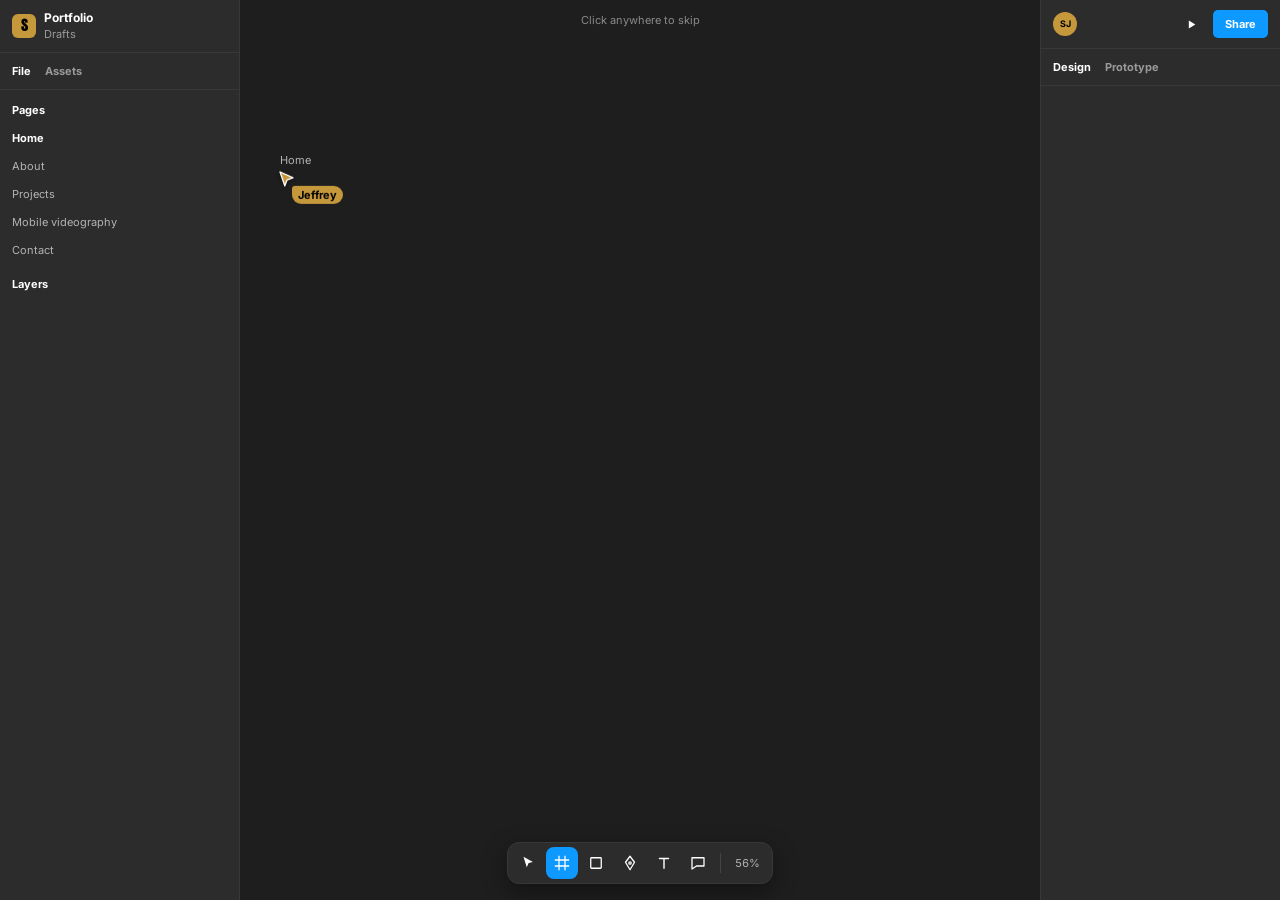
<file: index.html>
<!doctype html>
<html lang="en">
<head>
<meta charset="utf-8">
<meta name="viewport" content="width=device-width, initial-scale=1">
<title>Sarpong Jeffrey — Computer Engineer, Mobile Videographer, UI/UX Designer</title>
<meta name="description" content="Portfolio of Sarpong Jeffrey Somuah — computer engineer, mobile videographer, UI/UX designer and volunteer based in Accra, Ghana.">
<meta property="og:type" content="website">
<meta property="og:site_name" content="Sarpong Jeffrey">
<meta property="og:title" content="Sarpong Jeffrey — Computer Engineer, Mobile Videographer, UI/UX Designer">
<meta property="og:description" content="Portfolio of Sarpong Jeffrey Somuah — computer engineer, mobile videographer, UI/UX designer and volunteer based in Accra, Ghana.">
<meta property="og:url" content="https://s0muah.github.io/">
<meta property="og:image" content="https://s0muah.github.io/assets/og-card.png">
<meta property="og:image:width" content="1200">
<meta property="og:image:height" content="630">
<meta property="og:image:alt" content="Sarpong Jeffrey seated in front of a gold circle, beside his name and roles.">
<meta name="twitter:card" content="summary_large_image">
<link rel="icon" href="favicon.svg" type="image/svg+xml">
<link rel="icon" href="favicon-32.png" type="image/png" sizes="32x32">
<link rel="apple-touch-icon" href="apple-touch-icon.png">
<link rel="preconnect" href="https://fonts.googleapis.com">
<link rel="preconnect" href="https://fonts.gstatic.com" crossorigin>
<link rel="stylesheet" href="https://fonts.googleapis.com/css2?family=Boldonse&family=Inter:wght@400;700&display=swap">
<script>try { if (localStorage.getItem("theme") === "light") document.documentElement.dataset.theme = "light"; } catch (e) {}</script>
<!-- The "built in Figma" intro plays once per visit (per tab session), and
     never for reduced motion. Deciding here, before first paint, keeps the
     page from flashing first. The timeout is a failsafe in case main.js
     never runs to remove it. -->
<script>try { if (!matchMedia("(prefers-reduced-motion: reduce)").matches && !sessionStorage.getItem("figma-seen")) { document.documentElement.classList.add("figma-pending"); window.figmaFailsafe = setTimeout(function () { document.documentElement.classList.remove("figma-pending"); }, 10000); } } catch (e) {}</script>
<link rel="stylesheet" href="css/style.css?v=b5ff47a3">
</head>
<body>

<!-- Intro: the page shown being built in a Figma-style editor. While <html>
     has .figma-pending, .fig-frame is shrunk onto the canvas between these
     panels; main.js walks the cursor through placing each layer, then
     "presents" and removes all of this. Without JS it is never shown. -->
<div class="fig" aria-hidden="true">
  <div class="fig__top">
    <span class="fig__logo">S</span>
    <span><b>Portfolio</b> <small>/ Home</small></span>
    <span class="fig__play"><svg viewBox="0 0 24 24" fill="currentColor"><path d="M7 4.5v15l12-7.5z"/></svg></span>
    <span class="fig__sharebtn">Share</span>
  </div>

  <aside class="fig__left">
    <div class="fig__file">
      <span class="fig__logo">S</span>
      <span><b>Portfolio</b><small>Drafts</small></span>
    </div>
    <div class="fig__tabs"><span class="is-on">File</span><span>Assets</span></div>
    <p class="fig__head">Pages</p>
    <ul class="fig__pages">
      <li class="is-on">Home</li>
      <li>About</li>
      <li>Projects</li>
      <li>Mobile videography</li>
      <li>Contact</li>
    </ul>
    <p class="fig__head">Layers</p>
    <ul class="fig__layers"></ul>
  </aside>

  <aside class="fig__right">
    <div class="fig__share">
      <span class="fig__avatar">SJ</span>
      <span class="fig__play"><svg viewBox="0 0 24 24" fill="currentColor"><path d="M7 4.5v15l12-7.5z"/></svg></span>
      <span class="fig__sharebtn">Share</span>
    </div>
    <div class="fig__tabs"><span class="is-on">Design</span><span>Prototype</span></div>
    <div class="fig__props"></div>
  </aside>

  <div class="fig__toolbar">
    <span class="fig__tool is-on" data-tool="move"><svg viewBox="0 0 24 24" fill="currentColor"><path d="M6 3.5l12.5 7-5.6 1.6-2.6 5.4z"/></svg></span>
    <span class="fig__tool" data-tool="frame"><svg viewBox="0 0 24 24" fill="none" stroke="currentColor" stroke-width="1.7" stroke-linecap="round"><path d="M8 3v18M16 3v18M3 8h18M3 16h18"/></svg></span>
    <span class="fig__tool"><svg viewBox="0 0 24 24" fill="none" stroke="currentColor" stroke-width="1.7"><rect x="5" y="5" width="14" height="14" rx="1"/></svg></span>
    <span class="fig__tool"><svg viewBox="0 0 24 24" fill="none" stroke="currentColor" stroke-width="1.7" stroke-linejoin="round"><path d="M12 3l6 8-6 10-6-10z"/><circle cx="12" cy="12" r="1.6"/></svg></span>
    <span class="fig__tool"><svg viewBox="0 0 24 24" fill="none" stroke="currentColor" stroke-width="1.9" stroke-linecap="round"><path d="M6 6h12M12 6v13"/></svg></span>
    <span class="fig__tool"><svg viewBox="0 0 24 24" fill="none" stroke="currentColor" stroke-width="1.7" stroke-linejoin="round"><path d="M4 5h16v11H10l-6 4z"/></svg></span>
    <span class="fig__div"></span>
    <span class="fig__zoom">100%</span>
  </div>

  <p class="fig__skip">Click anywhere to skip</p>
  <span class="fig__label">Home</span>
  <div class="fig__sel"><i></i><i></i><i></i><i></i><span class="fig__size"></span></div>
  <div class="fig__cursor">
    <svg viewBox="0 0 18 18"><path d="M2 2l4.8 14 2.3-5.9L15 7.8z" fill="#c6983c" stroke="#fff" stroke-width="1.3" stroke-linejoin="round"/></svg>
    <span>Jeffrey</span>
  </div>
</div>

<!-- The whole page, wrapped so the intro can place it on the canvas as one
     frame. Once the intro has gone this is a plain block. -->
<div class="fig-frame">
<header>
  <nav class="nav" aria-label="Primary">
    <a class="nav__brand" href="index.html">SARPONG JEFFREY</a>
    <button class="nav__toggle" type="button" aria-expanded="false" aria-controls="primary-menu">MENU</button>
    <ul class="nav__menu" id="primary-menu">
      <li><a class="nav__link" href="about.html">ABOUT</a></li>
      <li><a class="nav__link" href="projects.html">PROJECTS</a></li>
      <li><a class="nav__link" href="videography.html">MOBILE VIDEOGRAPHY</a></li>
      <li><a class="nav__link" href="contact.html">CONTACT</a></li>
    </ul>
    <button class="nav__theme" type="button" aria-label="Switch to light mode">
      <svg class="nav__theme-sun" viewBox="0 0 24 24" fill="none" stroke="currentColor" stroke-width="2" stroke-linecap="round" aria-hidden="true"><circle cx="12" cy="12" r="4.5"/><path d="M12 2v2M12 20v2M4.9 4.9l1.4 1.4M17.7 17.7l1.4 1.4M2 12h2M20 12h2M4.9 19.1l1.4-1.4M17.7 6.3l1.4-1.4"/></svg>
      <svg class="nav__theme-moon" viewBox="0 0 24 24" fill="none" stroke="currentColor" stroke-width="2" stroke-linecap="round" stroke-linejoin="round" aria-hidden="true"><path d="M20.5 14.5A8.5 8.5 0 1 1 9.5 3.5a7 7 0 0 0 11 11z"/></svg>
    </button>
  </nav>
</header>

<main>
  <section class="hero" aria-labelledby="hero-name">
    <h1 class="visually-hidden" id="hero-name">Sarpong Jeffrey Somuah</h1>

    <!-- ID badge on a lanyard: drops in, then main.js flips it between the
         photo and "What I do". The face that is turned away is made inert. -->
    <div class="badge">
      <span class="badge__strap" aria-hidden="true"></span>
      <span class="badge__clip" aria-hidden="true"></span>
      <div class="badge__card">
        <div class="badge__inner">
          <div class="badge__face badge__face--front">
            <span class="badge__slot" aria-hidden="true"></span>
            <div class="badge__photo">
              <img src="assets/portrait-home.png" alt="Sarpong Jeffrey, wearing a cream linen shirt." width="422" height="591">
            </div>
            <p class="badge__first">SARPONG JEFFREY</p>
            <p class="badge__name">SOMUAH</p>
            <div class="badge__foot">
              <span class="badge__meta">Accra, Ghana</span>
              <span class="badge__code" aria-hidden="true"></span>
            </div>
            <button class="badge__flip" type="button" aria-label="Flip the card to see what I do"></button>
          </div>
          <div class="badge__face badge__face--back" inert>
            <span class="badge__slot" aria-hidden="true"></span>
            <p class="badge__heading">WHAT I DO</p>
            <ul class="badge__roles">
              <li><a href="projects.html"><span class="badge__num">01</span><span><b>Computer Engineer</b><small>Projects</small></span></a></li>
              <li><a href="videography.html"><span class="badge__num">02</span><span><b>Mobile Videographer</b><small>Reels</small></span></a></li>
              <li><a href="projects.html"><span class="badge__num">03</span><span><b>UI/UX Designer</b><small>Projects</small></span></a></li>
              <li><a href="about.html"><span class="badge__num">04</span><span><b>Volunteer</b><small>About</small></span></a></li>
            </ul>
            <div class="badge__foot">
              <span class="badge__meta">Accra, Ghana</span>
              <span class="badge__code" aria-hidden="true"></span>
            </div>
            <button class="badge__flip" type="button" aria-label="Flip the card back to the photo"></button>
          </div>
        </div>
      </div>
    </div>

    <span class="hero__tag hero__tag--tl">COMPUTER<br>ENGINEER</span>
    <a class="hero__tag hero__tag--tr" href="videography.html">MOBILE<br>VIDEOGRAPHER</a>
    <span class="hero__tag hero__tag--bl">UI/UX<br>DESIGNER</span>
    <span class="hero__tag hero__tag--br">VOLUNTEER</span>
  </section>
</main>

<!-- Leads on to the next page: click it, or keep scrolling at the bottom of
     the page to fill the gold line (main.js). -->
<a class="next" href="about.html">
  <span class="next__label">NEXT <span class="next__step">02 / 05</span></span>
  <span class="next__title">ABOUT<svg class="next__arrow" viewBox="0 0 24 24" fill="none" stroke="currentColor" stroke-width="2.5" stroke-linecap="round" stroke-linejoin="round" aria-hidden="true"><path d="M5 12h14M13 6l6 6-6 6"/></svg></span>
  <span class="next__hint">Keep scrolling, or tap to continue</span>
  <span class="next__bar" aria-hidden="true"></span>
</a>
</div>
<!-- Back to top; main.js shows it once the visitor is well down the page. -->
<button class="totop" type="button" aria-label="Back to top" hidden>
  <svg viewBox="0 0 24 24" fill="none" stroke="currentColor" stroke-width="2.5" stroke-linecap="round" stroke-linejoin="round" aria-hidden="true"><path d="M12 19V5M6 11l6-6 6 6"/></svg>
</button>

<!-- Floating now-playing mini-player; main.js fills, peeks and tucks it. -->
<a class="np" href="https://open.spotify.com/" target="_blank" rel="noopener noreferrer" hidden>
  <span class="np__deck" aria-hidden="true"><svg class="np__gram" viewBox="0 0 48 48"><defs><linearGradient id="npGold" x1="0" y1="0" x2="1" y2="1"><stop offset="0" stop-color="#f6dc95"/><stop offset=".45" stop-color="#c6983c"/><stop offset="1" stop-color="#6e4b14"/></linearGradient><linearGradient id="npBase" x1="0" y1="0" x2="0" y2="1"><stop offset="0" stop-color="#e2b860"/><stop offset="1" stop-color="#7a5418"/></linearGradient><radialGradient id="npBell" cx=".4" cy=".4" r=".7"><stop offset="0" stop-color="#2b1f0a"/><stop offset=".55" stop-color="#7a5418"/><stop offset="1" stop-color="#f0cf80"/></radialGradient></defs><path d="M8 37h26l-2.5 7h-21z" fill="url(#npBase)"/><rect x="6.5" y="34.5" width="29" height="3" rx="1" fill="#f0cf80"/><g transform="translate(20 33.6) scale(1 .3)"><g class="np__spin"><circle r="13" fill="#141210"/><circle r="10.5" fill="none" stroke="#2c2823" stroke-width="1"/><circle r="7.5" fill="none" stroke="#2c2823" stroke-width="1"/><path d="M0 0L12.5-4A13 13 0 0 1 12.5 4z" fill="#fff" opacity=".22"/><circle r="3.6" fill="#c6983c"/></g></g><path d="M31 22.5C34.5 26 32.5 30.5 27.5 32" fill="none" stroke="url(#npGold)" stroke-width="1.9" stroke-linecap="round"/><circle cx="27" cy="32" r="1.7" fill="#e2b860"/><path d="M30.6 21Q23.5 15 21.5 3.7L10.5 20.3Q22 20.6 31.6 23.6z" fill="url(#npGold)"/><ellipse cx="16" cy="12" rx="10" ry="5" transform="rotate(-56.3 16 12)" fill="#f3d58a"/><ellipse cx="16.3" cy="12.2" rx="8.6" ry="3.8" transform="rotate(-56.3 16.3 12.2)" fill="url(#npBell)"/><text class="np__note" x="3" y="9" font-size="7" fill="#e2b860">&#9834;</text><text class="np__note" x="7" y="5" font-size="6" fill="#e2b860">&#9835;</text></svg></span>
  <span class="np__more">
    <span class="np__body">
      <span class="np__text">
        <span class="np__status"><span class="np__bars" aria-hidden="true"><span></span><span></span><span></span></span><span class="np__label">Now playing</span></span>
        <span class="np__title"></span>
        <span class="np__artist"></span>
      </span>
      <svg class="np__go" viewBox="0 0 24 24" fill="none" stroke="currentColor" stroke-width="2" stroke-linecap="round" stroke-linejoin="round" aria-hidden="true"><path d="M7 17 17 7M8 7h9v9"/></svg>
    </span>
  </span>
</a>

<script src="js/main.js?v=d12e42d5"></script>
</body>
</html>
</file>
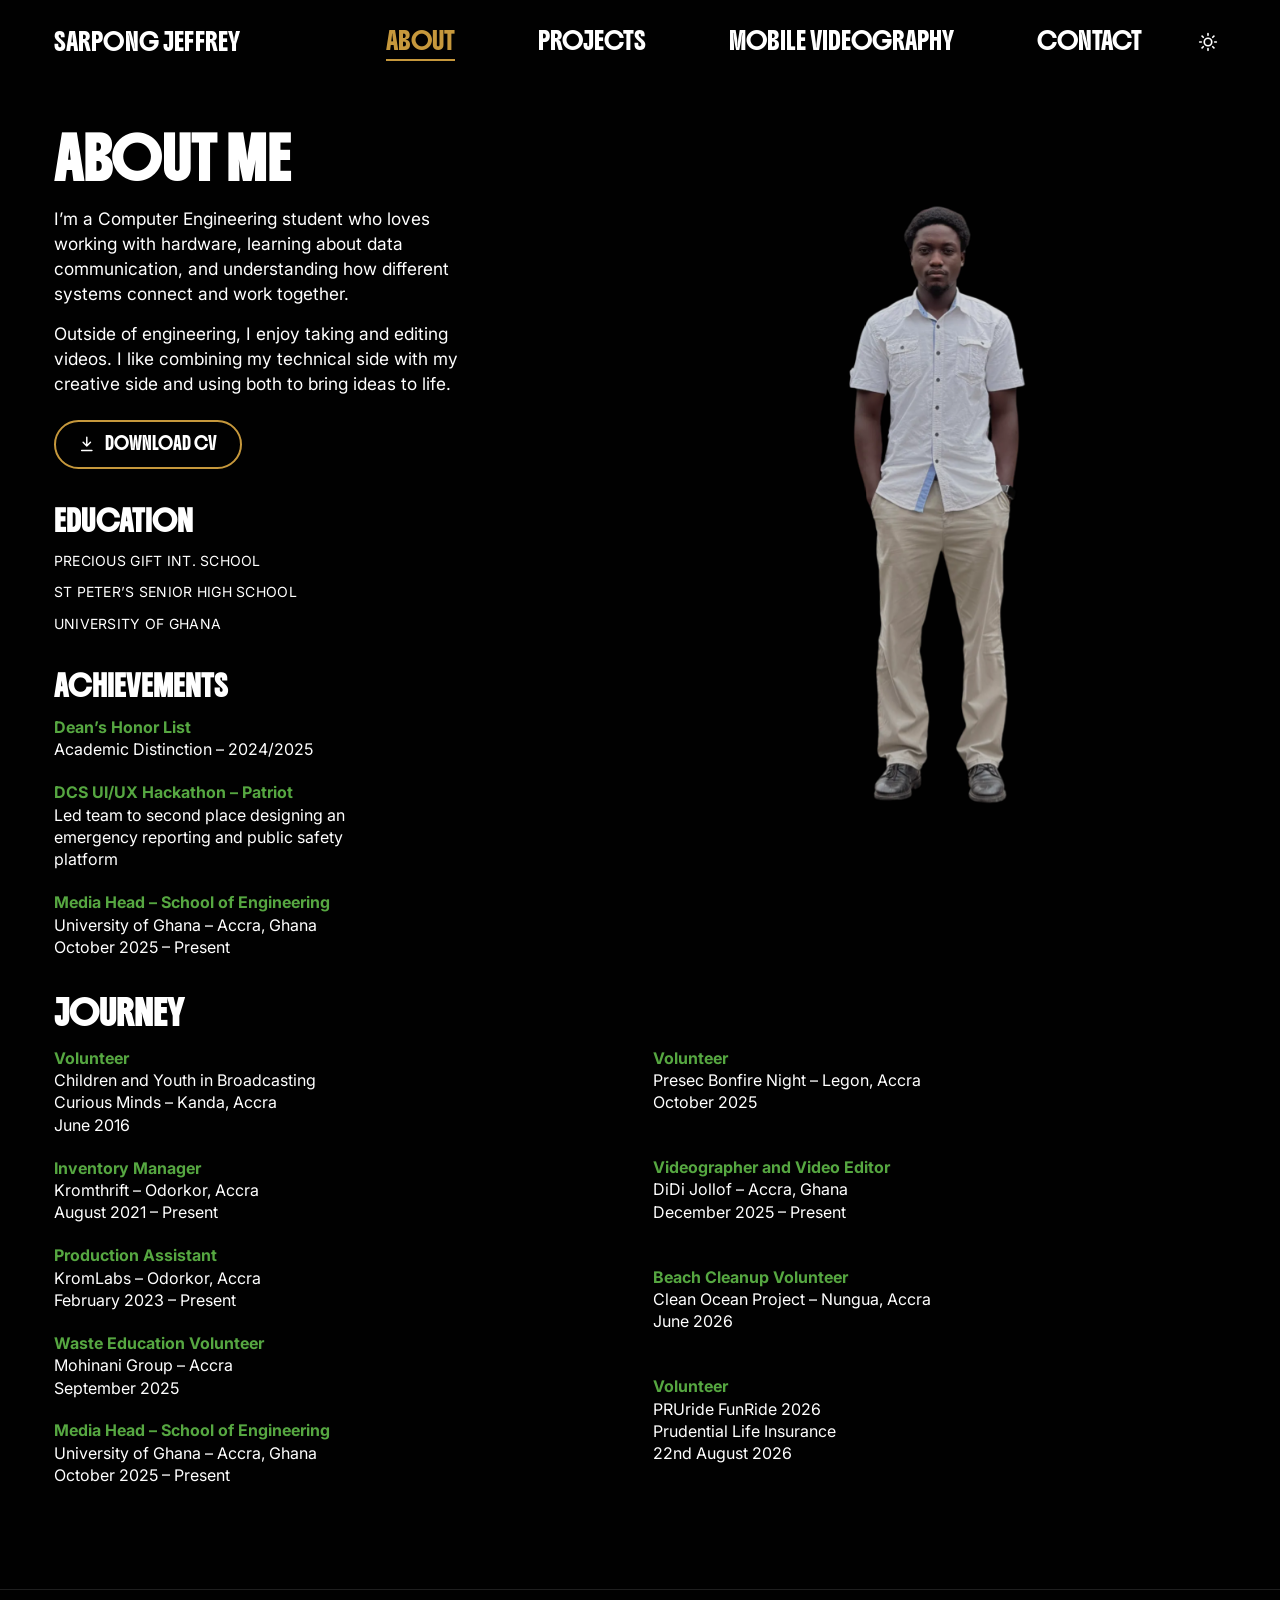
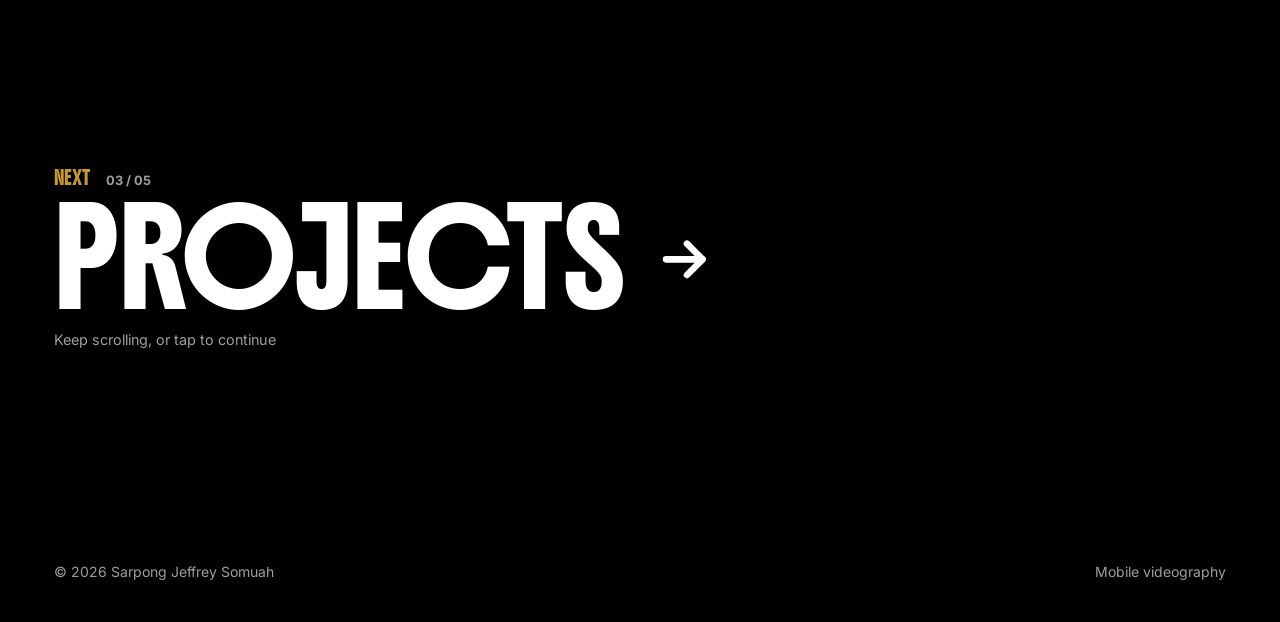
<file: about.html>
<!doctype html>
<html lang="en">
<head>
<meta charset="utf-8">
<meta name="viewport" content="width=device-width, initial-scale=1">
<title>About — Sarpong Jeffrey</title>
<meta name="description" content="About Sarpong Jeffrey Somuah — education, achievements and professional journey in Accra, Ghana.">
<meta property="og:type" content="website">
<meta property="og:site_name" content="Sarpong Jeffrey">
<meta property="og:title" content="About — Sarpong Jeffrey">
<meta property="og:description" content="About Sarpong Jeffrey Somuah — education, achievements and professional journey in Accra, Ghana.">
<meta property="og:url" content="https://s0muah.github.io/about.html">
<meta property="og:image" content="https://s0muah.github.io/assets/og-card.png">
<meta property="og:image:width" content="1200">
<meta property="og:image:height" content="630">
<meta property="og:image:alt" content="Sarpong Jeffrey seated in front of a gold circle, beside his name and roles.">
<meta name="twitter:card" content="summary_large_image">
<link rel="icon" href="favicon.svg" type="image/svg+xml">
<link rel="icon" href="favicon-32.png" type="image/png" sizes="32x32">
<link rel="apple-touch-icon" href="apple-touch-icon.png">
<link rel="preconnect" href="https://fonts.googleapis.com">
<link rel="preconnect" href="https://fonts.gstatic.com" crossorigin>
<link rel="stylesheet" href="https://fonts.googleapis.com/css2?family=Boldonse&family=Inter:wght@400;700&display=swap">
<script>try { if (localStorage.getItem("theme") === "light") document.documentElement.dataset.theme = "light"; } catch (e) {}</script>
<link rel="stylesheet" href="css/style.css?v=b5ff47a3">
</head>
<body>

<header>
  <nav class="nav" aria-label="Primary">
    <a class="nav__brand" href="index.html">SARPONG JEFFREY</a>
    <button class="nav__toggle" type="button" aria-expanded="false" aria-controls="primary-menu">MENU</button>
    <ul class="nav__menu" id="primary-menu">
      <li><a class="nav__link" href="about.html" aria-current="page">ABOUT</a></li>
      <li><a class="nav__link" href="projects.html">PROJECTS</a></li>
      <li><a class="nav__link" href="videography.html">MOBILE VIDEOGRAPHY</a></li>
      <li><a class="nav__link" href="contact.html">CONTACT</a></li>
    </ul>
    <button class="nav__theme" type="button" aria-label="Switch to light mode">
      <svg class="nav__theme-sun" viewBox="0 0 24 24" fill="none" stroke="currentColor" stroke-width="2" stroke-linecap="round" aria-hidden="true"><circle cx="12" cy="12" r="4.5"/><path d="M12 2v2M12 20v2M4.9 4.9l1.4 1.4M17.7 17.7l1.4 1.4M2 12h2M20 12h2M4.9 19.1l1.4-1.4M17.7 6.3l1.4-1.4"/></svg>
      <svg class="nav__theme-moon" viewBox="0 0 24 24" fill="none" stroke="currentColor" stroke-width="2" stroke-linecap="round" stroke-linejoin="round" aria-hidden="true"><path d="M20.5 14.5A8.5 8.5 0 1 1 9.5 3.5a7 7 0 0 0 11 11z"/></svg>
    </button>
  </nav>
</header>

<main class="page">
  <div class="about">

    <section class="about__intro">
      <h1 class="page__title">ABOUT ME</h1>
      <p class="about__bio">I&rsquo;m a Computer Engineering student who loves working with hardware, learning about data communication, and understanding how different systems connect and work together.</p>
      <p class="about__bio">Outside of engineering, I enjoy taking and editing videos. I like combining my technical side with my creative side and using both to bring ideas to life.</p>
      <a class="button about__cv" href="CV_Jeffrey_Sarpong.pdf" download>
        <svg viewBox="0 0 24 24" fill="none" stroke="currentColor" stroke-width="2" stroke-linecap="round" stroke-linejoin="round" aria-hidden="true"><path d="M12 3v12M7 10l5 5 5-5M5 21h14"/></svg>
        DOWNLOAD CV
      </a>
    </section>

    <div class="about__portrait-col">
      <picture>
        <source srcset="assets/portrait-about.webp" type="image/webp">
        <img class="about__portrait" src="assets/portrait-about.png" alt="Sarpong Jeffrey standing, in a white shirt and khaki trousers." width="938" height="1667" decoding="async">
      </picture>
    </div>

    <section class="about__education" aria-labelledby="education-heading">
      <img class="arrow arrow--education" src="assets/arrow-education.svg" alt="" aria-hidden="true" width="133" height="78">
      <h2 class="section-heading" id="education-heading">EDUCATION</h2>
      <ul class="school-list">
        <li>PRECIOUS GIFT INT. SCHOOL</li>
        <li>ST PETER&rsquo;S SENIOR HIGH SCHOOL</li>
        <li>UNIVERSITY OF GHANA</li>
      </ul>
    </section>

    <section class="about__achievements" aria-labelledby="achievements-heading">
      <img class="arrow arrow--achievements" src="assets/arrow-achievements.svg" alt="" aria-hidden="true" width="206" height="102">
      <h2 class="section-heading" id="achievements-heading">ACHIEVEMENTS</h2>
      <div class="entry-stack">
        <div class="entry">
          <p class="entry__role">Dean&rsquo;s Honor List</p>
          <p class="entry__line">Academic Distinction &ndash; 2024/2025</p>
        </div>
        <div class="entry">
          <p class="entry__role">DCS UI/UX Hackathon &ndash; Patriot</p>
          <p class="entry__line">Led team to second place designing an emergency reporting and public safety platform</p>
        </div>
        <div class="entry">
          <p class="entry__role">Media Head &ndash; School of Engineering</p>
          <p class="entry__line">University of Ghana &ndash; Accra, Ghana</p>
          <p class="entry__line">October 2025 &ndash; Present</p>
        </div>
      </div>
    </section>

    <section class="about__journey" aria-labelledby="journey-heading">
      <img class="arrow arrow--journey" src="assets/arrow-journey.svg" alt="" aria-hidden="true" width="111" height="93">
      <h2 class="section-heading section-heading--lg" id="journey-heading">JOURNEY</h2>
      <div class="entry-grid">
        <div class="entry-stack">
          <div class="entry">
            <p class="entry__role">Volunteer</p>
            <p class="entry__line">Children and Youth in Broadcasting</p>
            <p class="entry__line">Curious Minds &ndash; Kanda, Accra</p>
            <p class="entry__line">June 2016</p>
          </div>
          <div class="entry">
            <p class="entry__role">Inventory Manager</p>
            <p class="entry__line">Kromthrift &ndash; Odorkor, Accra</p>
            <p class="entry__line">August 2021 &ndash; Present</p>
          </div>
          <div class="entry">
            <p class="entry__role">Production Assistant</p>
            <p class="entry__line">KromLabs &ndash; Odorkor, Accra</p>
            <p class="entry__line">February 2023 &ndash; Present</p>
          </div>
          <div class="entry">
            <p class="entry__role">Waste Education Volunteer</p>
            <p class="entry__line">Mohinani Group &ndash; Accra</p>
            <p class="entry__line">September 2025</p>
          </div>
          <div class="entry">
            <p class="entry__role">Media Head &ndash; School of Engineering</p>
            <p class="entry__line">University of Ghana &ndash; Accra, Ghana</p>
            <p class="entry__line">October 2025 &ndash; Present</p>
          </div>
        </div>

        <div class="entry-stack">
          <div class="entry">
            <p class="entry__role">Volunteer</p>
            <p class="entry__line">Presec Bonfire Night &ndash; Legon, Accra</p>
            <p class="entry__line">October 2025</p>
          </div>
          <div class="entry">
            <p class="entry__role">Videographer and Video Editor</p>
            <p class="entry__line">DiDi Jollof &ndash; Accra, Ghana</p>
            <p class="entry__line">December 2025 &ndash; Present</p>
          </div>
          <div class="entry">
            <p class="entry__role">Beach Cleanup Volunteer</p>
            <p class="entry__line">Clean Ocean Project &ndash; Nungua, Accra</p>
            <p class="entry__line">June 2026</p>
          </div>
          <div class="entry">
            <p class="entry__role">Volunteer</p>
            <p class="entry__line">PRUride FunRide 2026</p>
            <p class="entry__line">Prudential Life Insurance</p>
            <p class="entry__line">22nd August 2026</p>
          </div>
        </div>
      </div>
    </section>

  </div>
</main>

<!-- Leads on to the next page: click it, or keep scrolling at the bottom of
     the page to fill the gold line (main.js). -->
<a class="next" href="projects.html">
  <span class="next__label">NEXT <span class="next__step">03 / 05</span></span>
  <span class="next__title">PROJECTS<svg class="next__arrow" viewBox="0 0 24 24" fill="none" stroke="currentColor" stroke-width="2.5" stroke-linecap="round" stroke-linejoin="round" aria-hidden="true"><path d="M5 12h14M13 6l6 6-6 6"/></svg></span>
  <span class="next__hint">Keep scrolling, or tap to continue</span>
  <span class="next__bar" aria-hidden="true"></span>
</a>
<footer class="footer">
  <span>&copy; <span data-year>2026</span> Sarpong Jeffrey Somuah</span>
  <span><a href="videography.html">Mobile videography</a></span>
</footer>

<!-- Back to top; main.js shows it once the visitor is well down the page. -->
<button class="totop" type="button" aria-label="Back to top" hidden>
  <svg viewBox="0 0 24 24" fill="none" stroke="currentColor" stroke-width="2.5" stroke-linecap="round" stroke-linejoin="round" aria-hidden="true"><path d="M12 19V5M6 11l6-6 6 6"/></svg>
</button>

<!-- Floating now-playing mini-player; main.js fills, peeks and tucks it. -->
<a class="np" href="https://open.spotify.com/" target="_blank" rel="noopener noreferrer" hidden>
  <span class="np__deck" aria-hidden="true"><svg class="np__gram" viewBox="0 0 48 48"><defs><linearGradient id="npGold" x1="0" y1="0" x2="1" y2="1"><stop offset="0" stop-color="#f6dc95"/><stop offset=".45" stop-color="#c6983c"/><stop offset="1" stop-color="#6e4b14"/></linearGradient><linearGradient id="npBase" x1="0" y1="0" x2="0" y2="1"><stop offset="0" stop-color="#e2b860"/><stop offset="1" stop-color="#7a5418"/></linearGradient><radialGradient id="npBell" cx=".4" cy=".4" r=".7"><stop offset="0" stop-color="#2b1f0a"/><stop offset=".55" stop-color="#7a5418"/><stop offset="1" stop-color="#f0cf80"/></radialGradient></defs><path d="M8 37h26l-2.5 7h-21z" fill="url(#npBase)"/><rect x="6.5" y="34.5" width="29" height="3" rx="1" fill="#f0cf80"/><g transform="translate(20 33.6) scale(1 .3)"><g class="np__spin"><circle r="13" fill="#141210"/><circle r="10.5" fill="none" stroke="#2c2823" stroke-width="1"/><circle r="7.5" fill="none" stroke="#2c2823" stroke-width="1"/><path d="M0 0L12.5-4A13 13 0 0 1 12.5 4z" fill="#fff" opacity=".22"/><circle r="3.6" fill="#c6983c"/></g></g><path d="M31 22.5C34.5 26 32.5 30.5 27.5 32" fill="none" stroke="url(#npGold)" stroke-width="1.9" stroke-linecap="round"/><circle cx="27" cy="32" r="1.7" fill="#e2b860"/><path d="M30.6 21Q23.5 15 21.5 3.7L10.5 20.3Q22 20.6 31.6 23.6z" fill="url(#npGold)"/><ellipse cx="16" cy="12" rx="10" ry="5" transform="rotate(-56.3 16 12)" fill="#f3d58a"/><ellipse cx="16.3" cy="12.2" rx="8.6" ry="3.8" transform="rotate(-56.3 16.3 12.2)" fill="url(#npBell)"/><text class="np__note" x="3" y="9" font-size="7" fill="#e2b860">&#9834;</text><text class="np__note" x="7" y="5" font-size="6" fill="#e2b860">&#9835;</text></svg></span>
  <span class="np__more">
    <span class="np__body">
      <span class="np__text">
        <span class="np__status"><span class="np__bars" aria-hidden="true"><span></span><span></span><span></span></span><span class="np__label">Now playing</span></span>
        <span class="np__title"></span>
        <span class="np__artist"></span>
      </span>
      <svg class="np__go" viewBox="0 0 24 24" fill="none" stroke="currentColor" stroke-width="2" stroke-linecap="round" stroke-linejoin="round" aria-hidden="true"><path d="M7 17 17 7M8 7h9v9"/></svg>
    </span>
  </span>
</a>

<script src="js/main.js?v=d12e42d5"></script>
</body>
</html>
</file>
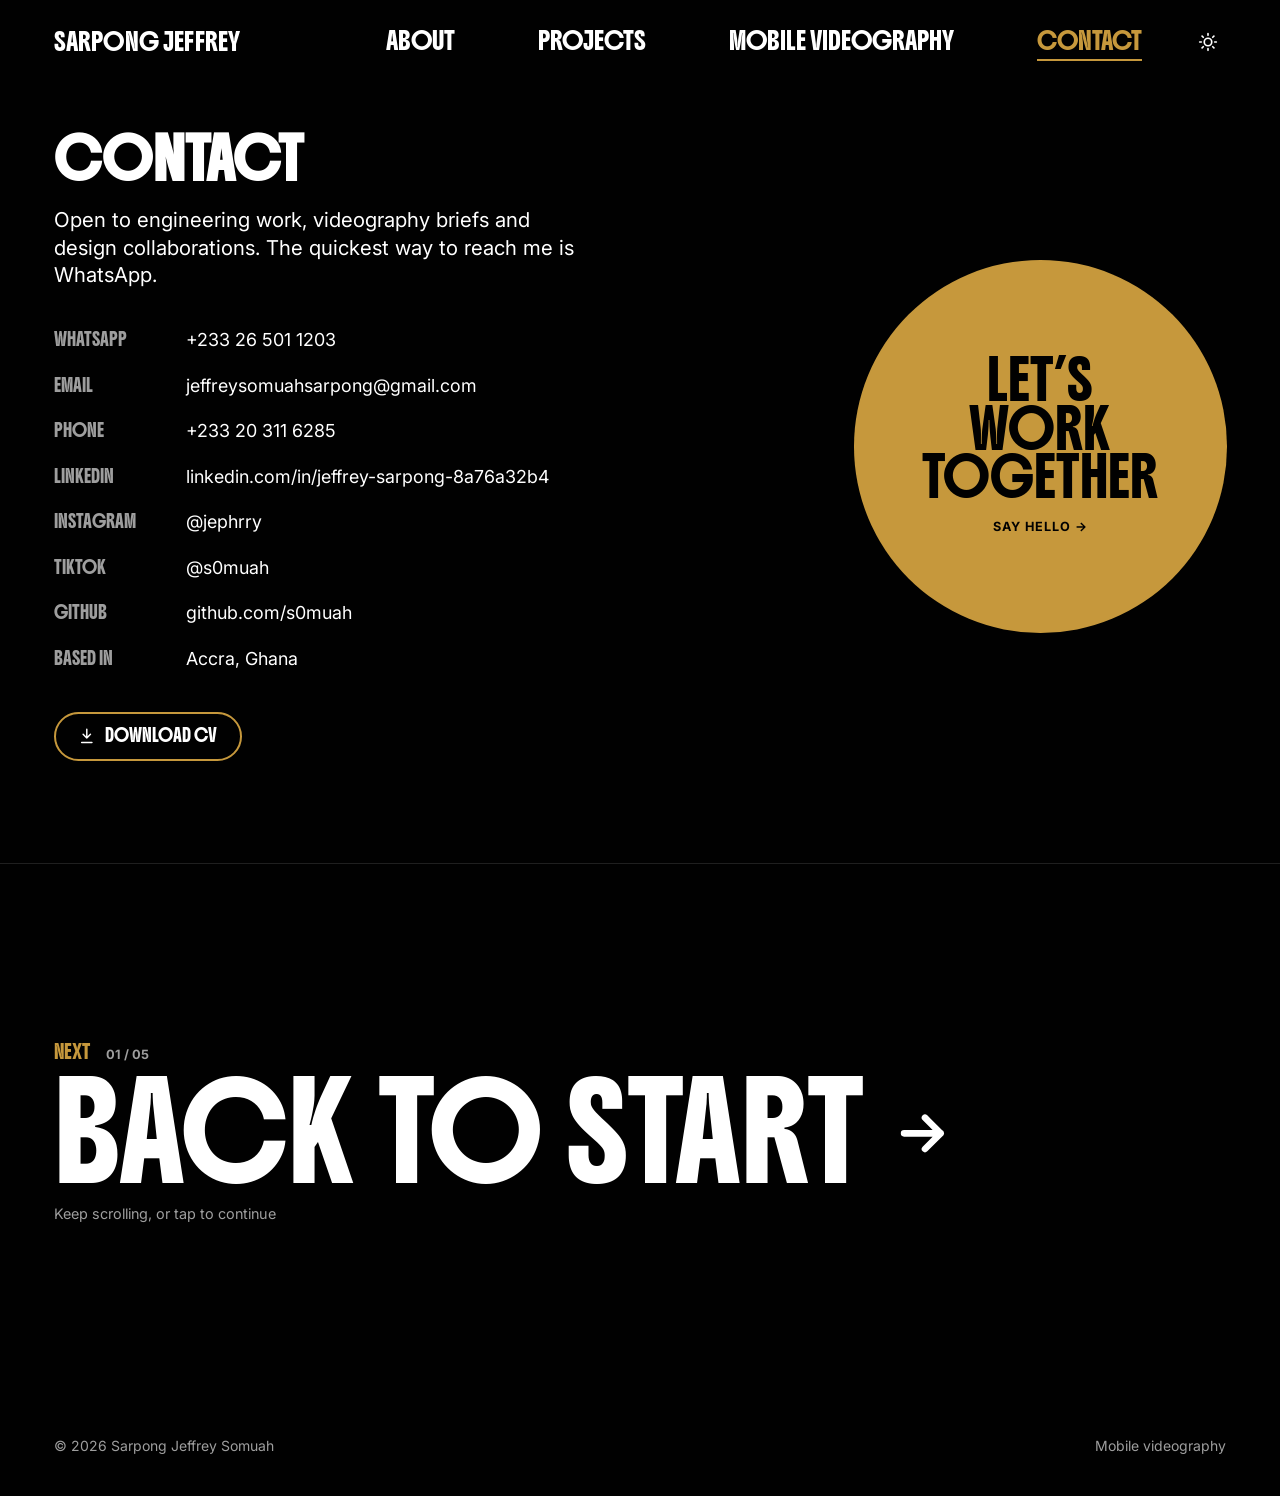
<file: contact.html>
<!doctype html>
<html lang="en">
<head>
<meta charset="utf-8">
<meta name="viewport" content="width=device-width, initial-scale=1">
<title>Contact — Sarpong Jeffrey</title>
<meta name="description" content="Get in touch with Sarpong Jeffrey Somuah — computer engineer, mobile videographer and UI/UX designer in Accra, Ghana.">
<meta property="og:type" content="website">
<meta property="og:site_name" content="Sarpong Jeffrey">
<meta property="og:title" content="Contact — Sarpong Jeffrey">
<meta property="og:description" content="Get in touch with Sarpong Jeffrey Somuah — computer engineer, mobile videographer and UI/UX designer in Accra, Ghana.">
<meta property="og:url" content="https://s0muah.github.io/contact.html">
<meta property="og:image" content="https://s0muah.github.io/assets/og-card.png">
<meta property="og:image:width" content="1200">
<meta property="og:image:height" content="630">
<meta property="og:image:alt" content="Sarpong Jeffrey seated in front of a gold circle, beside his name and roles.">
<meta name="twitter:card" content="summary_large_image">
<link rel="icon" href="favicon.svg" type="image/svg+xml">
<link rel="icon" href="favicon-32.png" type="image/png" sizes="32x32">
<link rel="apple-touch-icon" href="apple-touch-icon.png">
<link rel="preconnect" href="https://fonts.googleapis.com">
<link rel="preconnect" href="https://fonts.gstatic.com" crossorigin>
<link rel="stylesheet" href="https://fonts.googleapis.com/css2?family=Boldonse&family=Inter:wght@400;700&display=swap">
<script>try { if (localStorage.getItem("theme") === "light") document.documentElement.dataset.theme = "light"; } catch (e) {}</script>
<link rel="stylesheet" href="css/style.css?v=b5ff47a3">
</head>
<body>

<header>
  <nav class="nav" aria-label="Primary">
    <a class="nav__brand" href="index.html">SARPONG JEFFREY</a>
    <button class="nav__toggle" type="button" aria-expanded="false" aria-controls="primary-menu">MENU</button>
    <ul class="nav__menu" id="primary-menu">
      <li><a class="nav__link" href="about.html">ABOUT</a></li>
      <li><a class="nav__link" href="projects.html">PROJECTS</a></li>
      <li><a class="nav__link" href="videography.html">MOBILE VIDEOGRAPHY</a></li>
      <li><a class="nav__link" href="contact.html" aria-current="page">CONTACT</a></li>
    </ul>
    <button class="nav__theme" type="button" aria-label="Switch to light mode">
      <svg class="nav__theme-sun" viewBox="0 0 24 24" fill="none" stroke="currentColor" stroke-width="2" stroke-linecap="round" aria-hidden="true"><circle cx="12" cy="12" r="4.5"/><path d="M12 2v2M12 20v2M4.9 4.9l1.4 1.4M17.7 17.7l1.4 1.4M2 12h2M20 12h2M4.9 19.1l1.4-1.4M17.7 6.3l1.4-1.4"/></svg>
      <svg class="nav__theme-moon" viewBox="0 0 24 24" fill="none" stroke="currentColor" stroke-width="2" stroke-linecap="round" stroke-linejoin="round" aria-hidden="true"><path d="M20.5 14.5A8.5 8.5 0 1 1 9.5 3.5a7 7 0 0 0 11 11z"/></svg>
    </button>
  </nav>
</header>

<main class="page contact-page">
  <h1 class="page__title">CONTACT</h1>

  <div class="contact">
    <p class="contact__lead">Open to engineering work, videography briefs and design collaborations. The quickest way to reach me is WhatsApp.</p>

    <ul class="contact__list">
      <li class="contact__row">
        <span class="contact__label">WHATSAPP</span>
        <a class="contact__value" href="https://wa.me/233265011203" target="_blank" rel="noopener noreferrer">+233 26 501 1203</a>
      </li>
      <li class="contact__row">
        <span class="contact__label">EMAIL</span>
        <a class="contact__value" href="mailto:jeffreysomuahsarpong@gmail.com">jeffreysomuahsarpong@gmail.com</a>
      </li>
      <li class="contact__row">
        <span class="contact__label">PHONE</span>
        <a class="contact__value" href="tel:+233203116285">+233 20 311 6285</a>
      </li>
      <li class="contact__row">
        <span class="contact__label">LINKEDIN</span>
        <a class="contact__value" href="https://www.linkedin.com/in/jeffrey-sarpong-8a76a32b4" target="_blank" rel="me noopener noreferrer">linkedin.com/in/jeffrey-sarpong-8a76a32b4</a>
      </li>
      <li class="contact__row">
        <span class="contact__label">INSTAGRAM</span>
        <a class="contact__value" href="https://www.instagram.com/jephrry/" target="_blank" rel="me noopener noreferrer">@jephrry</a>
      </li>
      <li class="contact__row">
        <span class="contact__label">TIKTOK</span>
        <a class="contact__value" href="https://www.tiktok.com/@s0muah" target="_blank" rel="me noopener noreferrer">@s0muah</a>
      </li>
      <li class="contact__row">
        <span class="contact__label">GITHUB</span>
        <a class="contact__value" href="https://github.com/s0muah" target="_blank" rel="me noopener noreferrer">github.com/s0muah</a>
      </li>
      <li class="contact__row">
        <span class="contact__label">BASED IN</span>
        <span class="contact__value">Accra, Ghana</span>
      </li>
    </ul>

    <a class="button" href="CV_Jeffrey_Sarpong.pdf" download>
      <svg viewBox="0 0 24 24" fill="none" stroke="currentColor" stroke-width="2" stroke-linecap="round" stroke-linejoin="round" aria-hidden="true"><path d="M12 3v12M7 10l5 5 5-5M5 21h14"/></svg>
      DOWNLOAD CV
    </a>
  </div>

  <!-- Echoes the gold ellipse on the home page; fills the right half on
       desktop and is hidden once the page goes to one column. -->
  <a class="contact-cta" href="https://wa.me/233265011203" target="_blank" rel="noopener noreferrer" aria-label="Message me on WhatsApp &mdash; let&rsquo;s work together">
    <span class="contact-cta__text" aria-hidden="true">LET&rsquo;S<br>WORK<br>TOGETHER</span>
    <span class="contact-cta__hint" aria-hidden="true">SAY HELLO &rarr;</span>
  </a>
</main>

<!-- Leads on to the next page: click it, or keep scrolling at the bottom of
     the page to fill the gold line (main.js). -->
<a class="next" href="index.html">
  <span class="next__label">NEXT <span class="next__step">01 / 05</span></span>
  <span class="next__title">BACK TO START<svg class="next__arrow" viewBox="0 0 24 24" fill="none" stroke="currentColor" stroke-width="2.5" stroke-linecap="round" stroke-linejoin="round" aria-hidden="true"><path d="M5 12h14M13 6l6 6-6 6"/></svg></span>
  <span class="next__hint">Keep scrolling, or tap to continue</span>
  <span class="next__bar" aria-hidden="true"></span>
</a>
<footer class="footer">
  <span>&copy; <span data-year>2026</span> Sarpong Jeffrey Somuah</span>
  <span><a href="videography.html">Mobile videography</a></span>
</footer>

<!-- Back to top; main.js shows it once the visitor is well down the page. -->
<button class="totop" type="button" aria-label="Back to top" hidden>
  <svg viewBox="0 0 24 24" fill="none" stroke="currentColor" stroke-width="2.5" stroke-linecap="round" stroke-linejoin="round" aria-hidden="true"><path d="M12 19V5M6 11l6-6 6 6"/></svg>
</button>

<!-- Floating now-playing mini-player; main.js fills, peeks and tucks it. -->
<a class="np" href="https://open.spotify.com/" target="_blank" rel="noopener noreferrer" hidden>
  <span class="np__deck" aria-hidden="true"><svg class="np__gram" viewBox="0 0 48 48"><defs><linearGradient id="npGold" x1="0" y1="0" x2="1" y2="1"><stop offset="0" stop-color="#f6dc95"/><stop offset=".45" stop-color="#c6983c"/><stop offset="1" stop-color="#6e4b14"/></linearGradient><linearGradient id="npBase" x1="0" y1="0" x2="0" y2="1"><stop offset="0" stop-color="#e2b860"/><stop offset="1" stop-color="#7a5418"/></linearGradient><radialGradient id="npBell" cx=".4" cy=".4" r=".7"><stop offset="0" stop-color="#2b1f0a"/><stop offset=".55" stop-color="#7a5418"/><stop offset="1" stop-color="#f0cf80"/></radialGradient></defs><path d="M8 37h26l-2.5 7h-21z" fill="url(#npBase)"/><rect x="6.5" y="34.5" width="29" height="3" rx="1" fill="#f0cf80"/><g transform="translate(20 33.6) scale(1 .3)"><g class="np__spin"><circle r="13" fill="#141210"/><circle r="10.5" fill="none" stroke="#2c2823" stroke-width="1"/><circle r="7.5" fill="none" stroke="#2c2823" stroke-width="1"/><path d="M0 0L12.5-4A13 13 0 0 1 12.5 4z" fill="#fff" opacity=".22"/><circle r="3.6" fill="#c6983c"/></g></g><path d="M31 22.5C34.5 26 32.5 30.5 27.5 32" fill="none" stroke="url(#npGold)" stroke-width="1.9" stroke-linecap="round"/><circle cx="27" cy="32" r="1.7" fill="#e2b860"/><path d="M30.6 21Q23.5 15 21.5 3.7L10.5 20.3Q22 20.6 31.6 23.6z" fill="url(#npGold)"/><ellipse cx="16" cy="12" rx="10" ry="5" transform="rotate(-56.3 16 12)" fill="#f3d58a"/><ellipse cx="16.3" cy="12.2" rx="8.6" ry="3.8" transform="rotate(-56.3 16.3 12.2)" fill="url(#npBell)"/><text class="np__note" x="3" y="9" font-size="7" fill="#e2b860">&#9834;</text><text class="np__note" x="7" y="5" font-size="6" fill="#e2b860">&#9835;</text></svg></span>
  <span class="np__more">
    <span class="np__body">
      <span class="np__text">
        <span class="np__status"><span class="np__bars" aria-hidden="true"><span></span><span></span><span></span></span><span class="np__label">Now playing</span></span>
        <span class="np__title"></span>
        <span class="np__artist"></span>
      </span>
      <svg class="np__go" viewBox="0 0 24 24" fill="none" stroke="currentColor" stroke-width="2" stroke-linecap="round" stroke-linejoin="round" aria-hidden="true"><path d="M7 17 17 7M8 7h9v9"/></svg>
    </span>
  </span>
</a>

<script src="js/main.js?v=d12e42d5"></script>
</body>
</html>
</file>
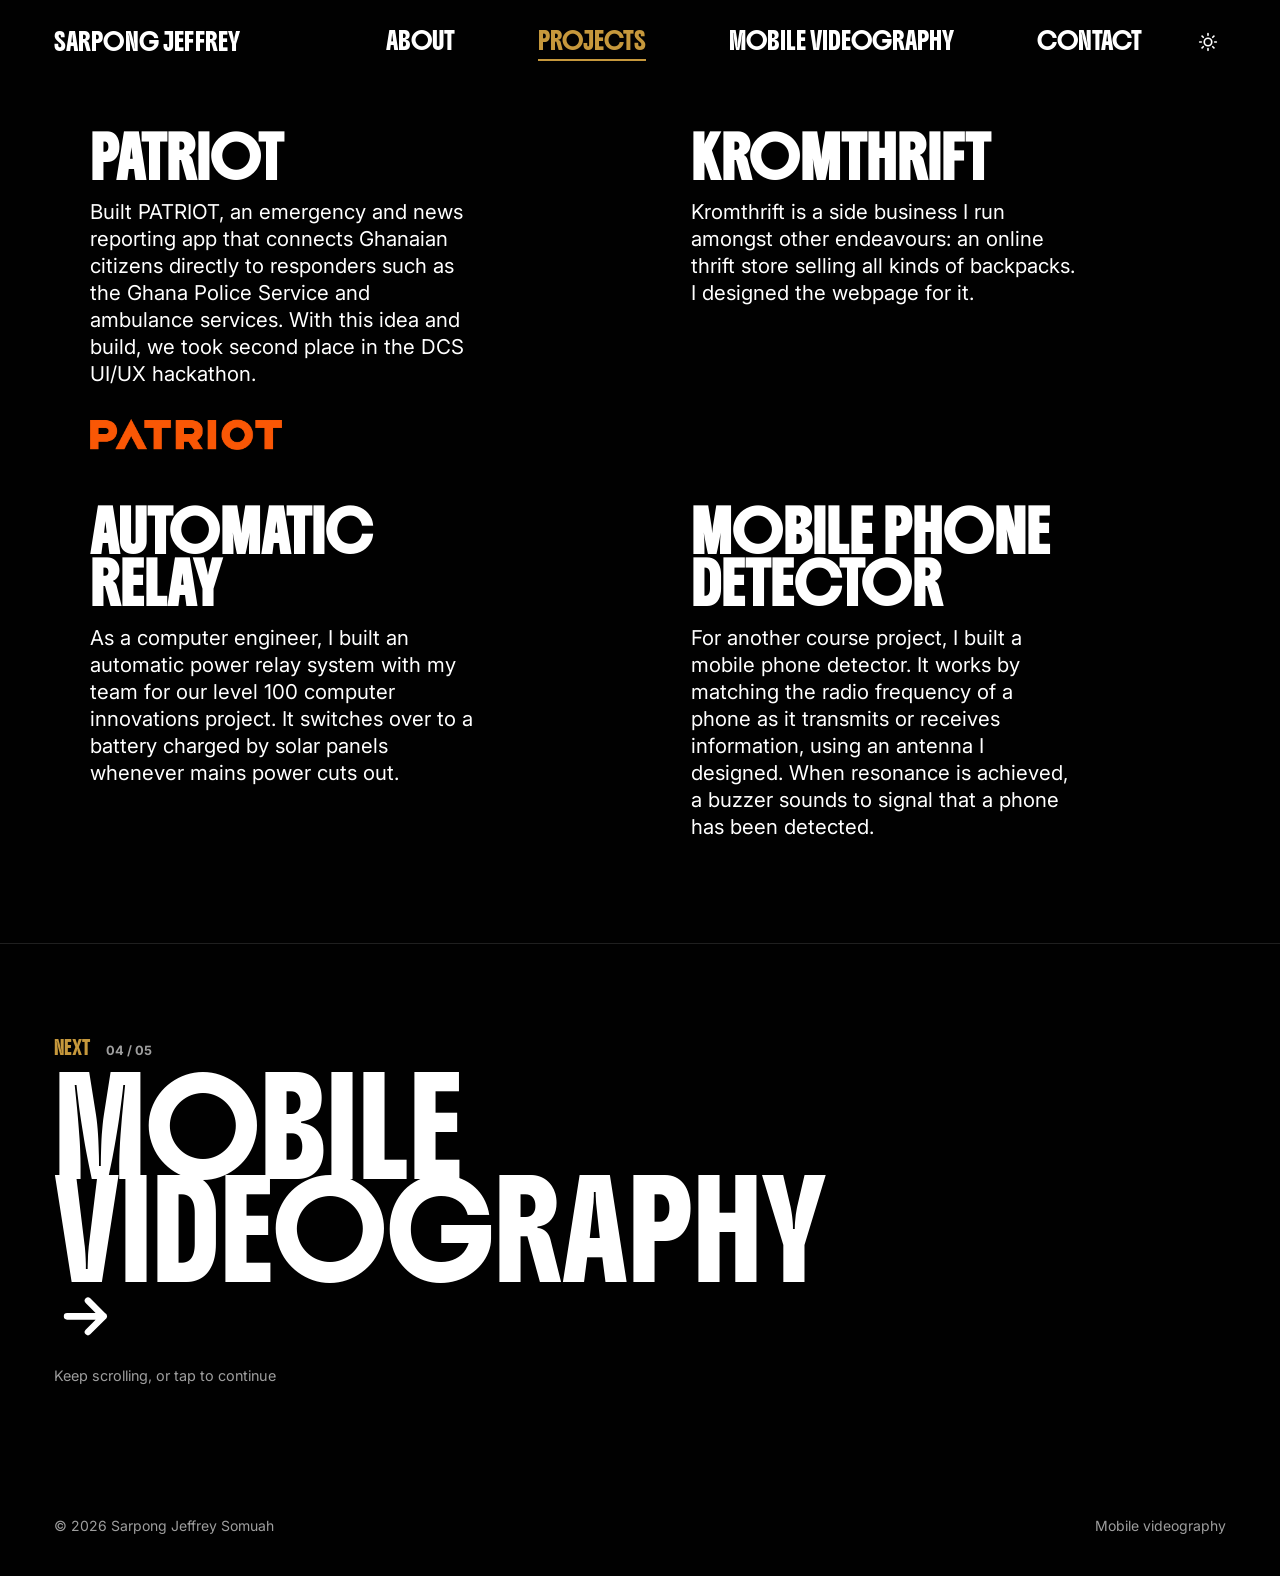
<file: projects.html>
<!doctype html>
<html lang="en">
<head>
<meta charset="utf-8">
<meta name="viewport" content="width=device-width, initial-scale=1">
<title>Projects — Sarpong Jeffrey</title>
<meta name="description" content="Selected projects by Sarpong Jeffrey: PATRIOT emergency reporting app, Kromthrift, an automatic power relay system and a mobile phone detector.">
<meta property="og:type" content="website">
<meta property="og:site_name" content="Sarpong Jeffrey">
<meta property="og:title" content="Projects — Sarpong Jeffrey">
<meta property="og:description" content="Selected projects by Sarpong Jeffrey: PATRIOT emergency reporting app, Kromthrift, an automatic power relay system and a mobile phone detector.">
<meta property="og:url" content="https://s0muah.github.io/projects.html">
<meta property="og:image" content="https://s0muah.github.io/assets/og-card.png">
<meta property="og:image:width" content="1200">
<meta property="og:image:height" content="630">
<meta property="og:image:alt" content="Sarpong Jeffrey seated in front of a gold circle, beside his name and roles.">
<meta name="twitter:card" content="summary_large_image">
<link rel="icon" href="favicon.svg" type="image/svg+xml">
<link rel="icon" href="favicon-32.png" type="image/png" sizes="32x32">
<link rel="apple-touch-icon" href="apple-touch-icon.png">
<link rel="preconnect" href="https://fonts.googleapis.com">
<link rel="preconnect" href="https://fonts.gstatic.com" crossorigin>
<link rel="stylesheet" href="https://fonts.googleapis.com/css2?family=Boldonse&family=Inter:wght@400;700&display=swap">
<script>try { if (localStorage.getItem("theme") === "light") document.documentElement.dataset.theme = "light"; } catch (e) {}</script>
<link rel="stylesheet" href="css/style.css?v=b5ff47a3">
</head>
<body>

<header>
  <nav class="nav" aria-label="Primary">
    <a class="nav__brand" href="index.html">SARPONG JEFFREY</a>
    <button class="nav__toggle" type="button" aria-expanded="false" aria-controls="primary-menu">MENU</button>
    <ul class="nav__menu" id="primary-menu">
      <li><a class="nav__link" href="about.html">ABOUT</a></li>
      <li><a class="nav__link" href="projects.html" aria-current="page">PROJECTS</a></li>
      <li><a class="nav__link" href="videography.html">MOBILE VIDEOGRAPHY</a></li>
      <li><a class="nav__link" href="contact.html">CONTACT</a></li>
    </ul>
    <button class="nav__theme" type="button" aria-label="Switch to light mode">
      <svg class="nav__theme-sun" viewBox="0 0 24 24" fill="none" stroke="currentColor" stroke-width="2" stroke-linecap="round" aria-hidden="true"><circle cx="12" cy="12" r="4.5"/><path d="M12 2v2M12 20v2M4.9 4.9l1.4 1.4M17.7 17.7l1.4 1.4M2 12h2M20 12h2M4.9 19.1l1.4-1.4M17.7 6.3l1.4-1.4"/></svg>
      <svg class="nav__theme-moon" viewBox="0 0 24 24" fill="none" stroke="currentColor" stroke-width="2" stroke-linecap="round" stroke-linejoin="round" aria-hidden="true"><path d="M20.5 14.5A8.5 8.5 0 1 1 9.5 3.5a7 7 0 0 0 11 11z"/></svg>
    </button>
  </nav>
</header>

<main class="page">
  <h1 class="visually-hidden">Projects</h1>

  <div class="projects">
    <article class="project">
      <h2 class="project__title">PATRIOT</h2>
      <p class="project__body">Built PATRIOT, an emergency and news reporting app that connects Ghanaian citizens directly to responders such as the Ghana Police Service and ambulance services. With this idea and build, we took second place in the DCS UI/UX hackathon.</p>
      <img class="project__mark" src="assets/patriot-logo.png" alt="The PATRIOT wordmark logo." width="1255" height="206">
    </article>

    <article class="project">
      <h2 class="project__title">KROMTHRIFT</h2>
      <p class="project__body">Kromthrift is a side business I run amongst other endeavours: an online thrift store selling all kinds of backpacks. I designed the webpage for it.</p>
    </article>

    <article class="project">
      <h2 class="project__title">AUTOMATIC RELAY</h2>
      <p class="project__body">As a computer engineer, I built an automatic power relay system with my team for our level 100 computer innovations project. It switches over to a battery charged by solar panels whenever mains power cuts out.</p>
    </article>

    <article class="project">
      <h2 class="project__title">MOBILE PHONE DETECTOR</h2>
      <p class="project__body">For another course project, I built a mobile phone detector. It works by matching the radio frequency of a phone as it transmits or receives information, using an antenna I designed. When resonance is achieved, a buzzer sounds to signal that a phone has been detected.</p>
    </article>
  </div>
</main>

<!-- Leads on to the next page: click it, or keep scrolling at the bottom of
     the page to fill the gold line (main.js). -->
<a class="next" href="videography.html">
  <span class="next__label">NEXT <span class="next__step">04 / 05</span></span>
  <span class="next__title">MOBILE VIDEOGRAPHY<svg class="next__arrow" viewBox="0 0 24 24" fill="none" stroke="currentColor" stroke-width="2.5" stroke-linecap="round" stroke-linejoin="round" aria-hidden="true"><path d="M5 12h14M13 6l6 6-6 6"/></svg></span>
  <span class="next__hint">Keep scrolling, or tap to continue</span>
  <span class="next__bar" aria-hidden="true"></span>
</a>
<footer class="footer">
  <span>&copy; <span data-year>2026</span> Sarpong Jeffrey Somuah</span>
  <span><a href="videography.html">Mobile videography</a></span>
</footer>

<!-- Back to top; main.js shows it once the visitor is well down the page. -->
<button class="totop" type="button" aria-label="Back to top" hidden>
  <svg viewBox="0 0 24 24" fill="none" stroke="currentColor" stroke-width="2.5" stroke-linecap="round" stroke-linejoin="round" aria-hidden="true"><path d="M12 19V5M6 11l6-6 6 6"/></svg>
</button>

<!-- Floating now-playing mini-player; main.js fills, peeks and tucks it. -->
<a class="np" href="https://open.spotify.com/" target="_blank" rel="noopener noreferrer" hidden>
  <span class="np__deck" aria-hidden="true"><svg class="np__gram" viewBox="0 0 48 48"><defs><linearGradient id="npGold" x1="0" y1="0" x2="1" y2="1"><stop offset="0" stop-color="#f6dc95"/><stop offset=".45" stop-color="#c6983c"/><stop offset="1" stop-color="#6e4b14"/></linearGradient><linearGradient id="npBase" x1="0" y1="0" x2="0" y2="1"><stop offset="0" stop-color="#e2b860"/><stop offset="1" stop-color="#7a5418"/></linearGradient><radialGradient id="npBell" cx=".4" cy=".4" r=".7"><stop offset="0" stop-color="#2b1f0a"/><stop offset=".55" stop-color="#7a5418"/><stop offset="1" stop-color="#f0cf80"/></radialGradient></defs><path d="M8 37h26l-2.5 7h-21z" fill="url(#npBase)"/><rect x="6.5" y="34.5" width="29" height="3" rx="1" fill="#f0cf80"/><g transform="translate(20 33.6) scale(1 .3)"><g class="np__spin"><circle r="13" fill="#141210"/><circle r="10.5" fill="none" stroke="#2c2823" stroke-width="1"/><circle r="7.5" fill="none" stroke="#2c2823" stroke-width="1"/><path d="M0 0L12.5-4A13 13 0 0 1 12.5 4z" fill="#fff" opacity=".22"/><circle r="3.6" fill="#c6983c"/></g></g><path d="M31 22.5C34.5 26 32.5 30.5 27.5 32" fill="none" stroke="url(#npGold)" stroke-width="1.9" stroke-linecap="round"/><circle cx="27" cy="32" r="1.7" fill="#e2b860"/><path d="M30.6 21Q23.5 15 21.5 3.7L10.5 20.3Q22 20.6 31.6 23.6z" fill="url(#npGold)"/><ellipse cx="16" cy="12" rx="10" ry="5" transform="rotate(-56.3 16 12)" fill="#f3d58a"/><ellipse cx="16.3" cy="12.2" rx="8.6" ry="3.8" transform="rotate(-56.3 16.3 12.2)" fill="url(#npBell)"/><text class="np__note" x="3" y="9" font-size="7" fill="#e2b860">&#9834;</text><text class="np__note" x="7" y="5" font-size="6" fill="#e2b860">&#9835;</text></svg></span>
  <span class="np__more">
    <span class="np__body">
      <span class="np__text">
        <span class="np__status"><span class="np__bars" aria-hidden="true"><span></span><span></span><span></span></span><span class="np__label">Now playing</span></span>
        <span class="np__title"></span>
        <span class="np__artist"></span>
      </span>
      <svg class="np__go" viewBox="0 0 24 24" fill="none" stroke="currentColor" stroke-width="2" stroke-linecap="round" stroke-linejoin="round" aria-hidden="true"><path d="M7 17 17 7M8 7h9v9"/></svg>
    </span>
  </span>
</a>

<script src="js/main.js?v=d12e42d5"></script>
</body>
</html>
</file>
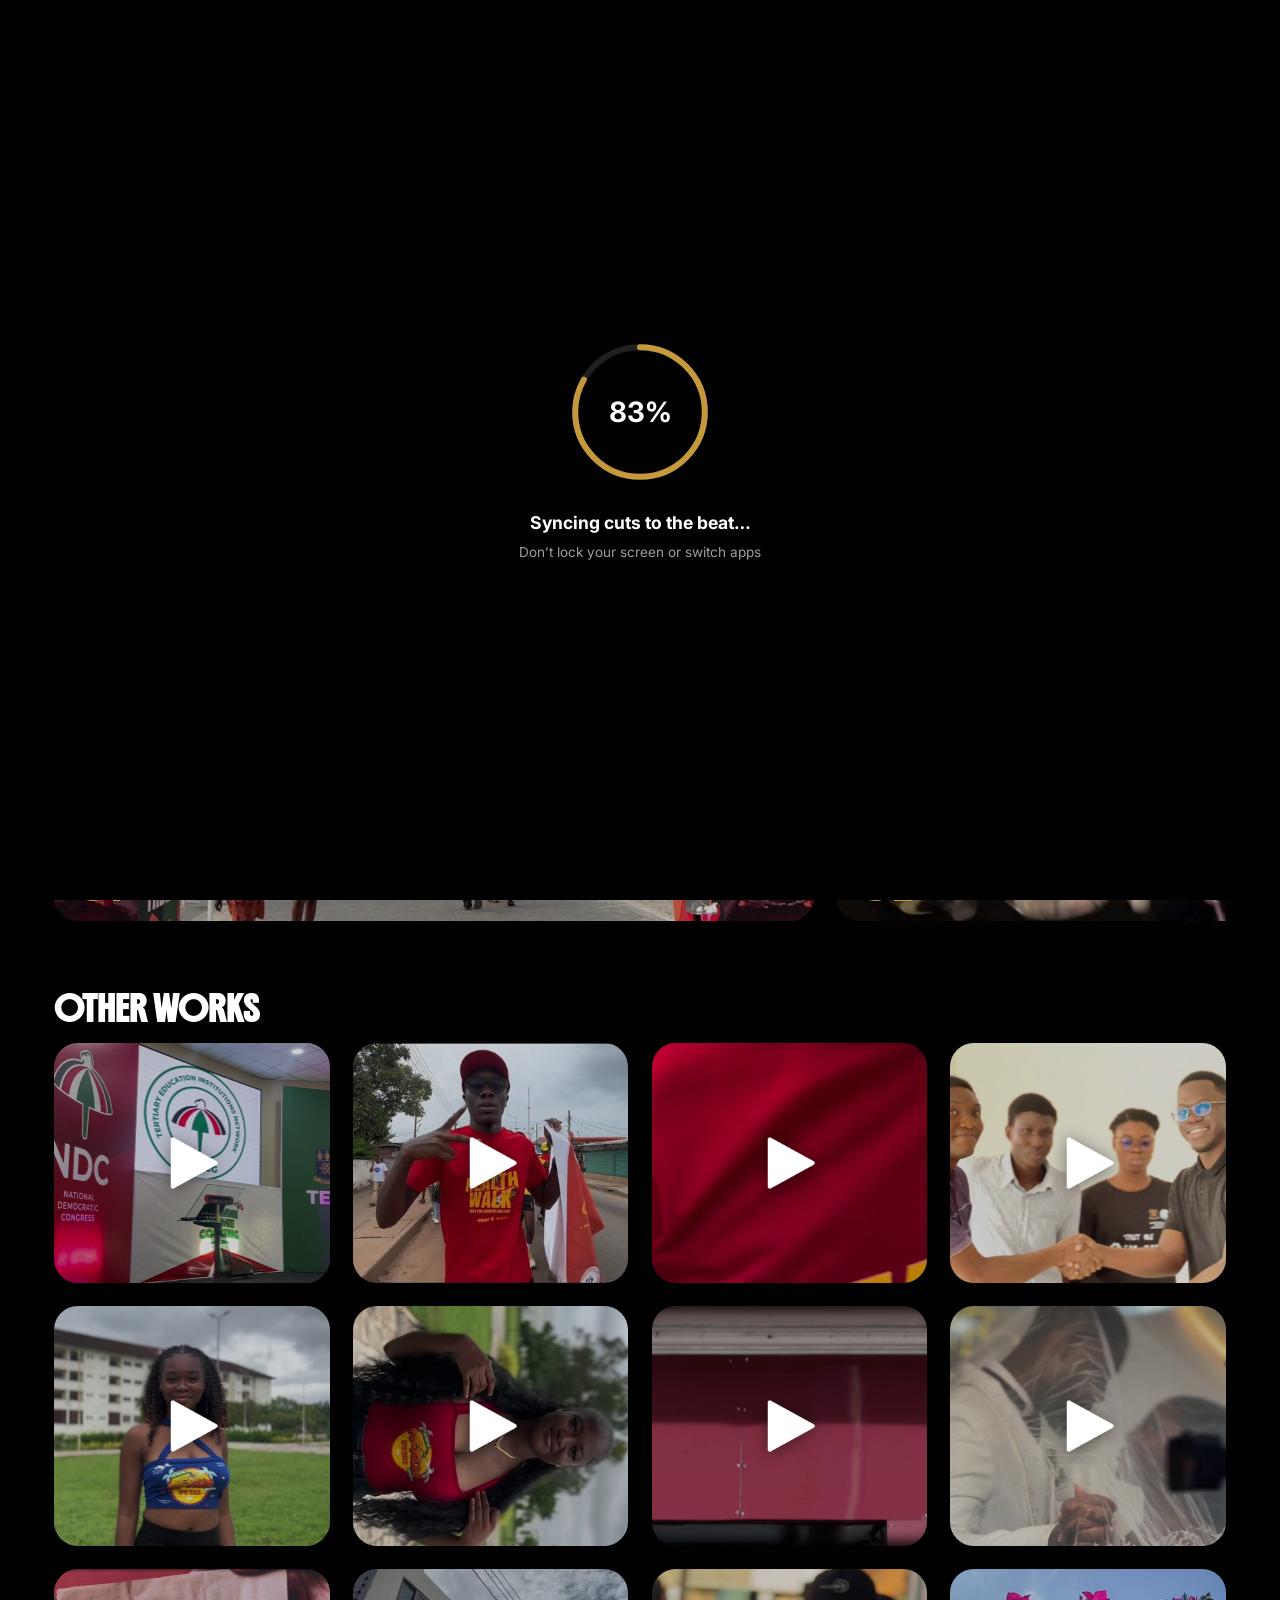
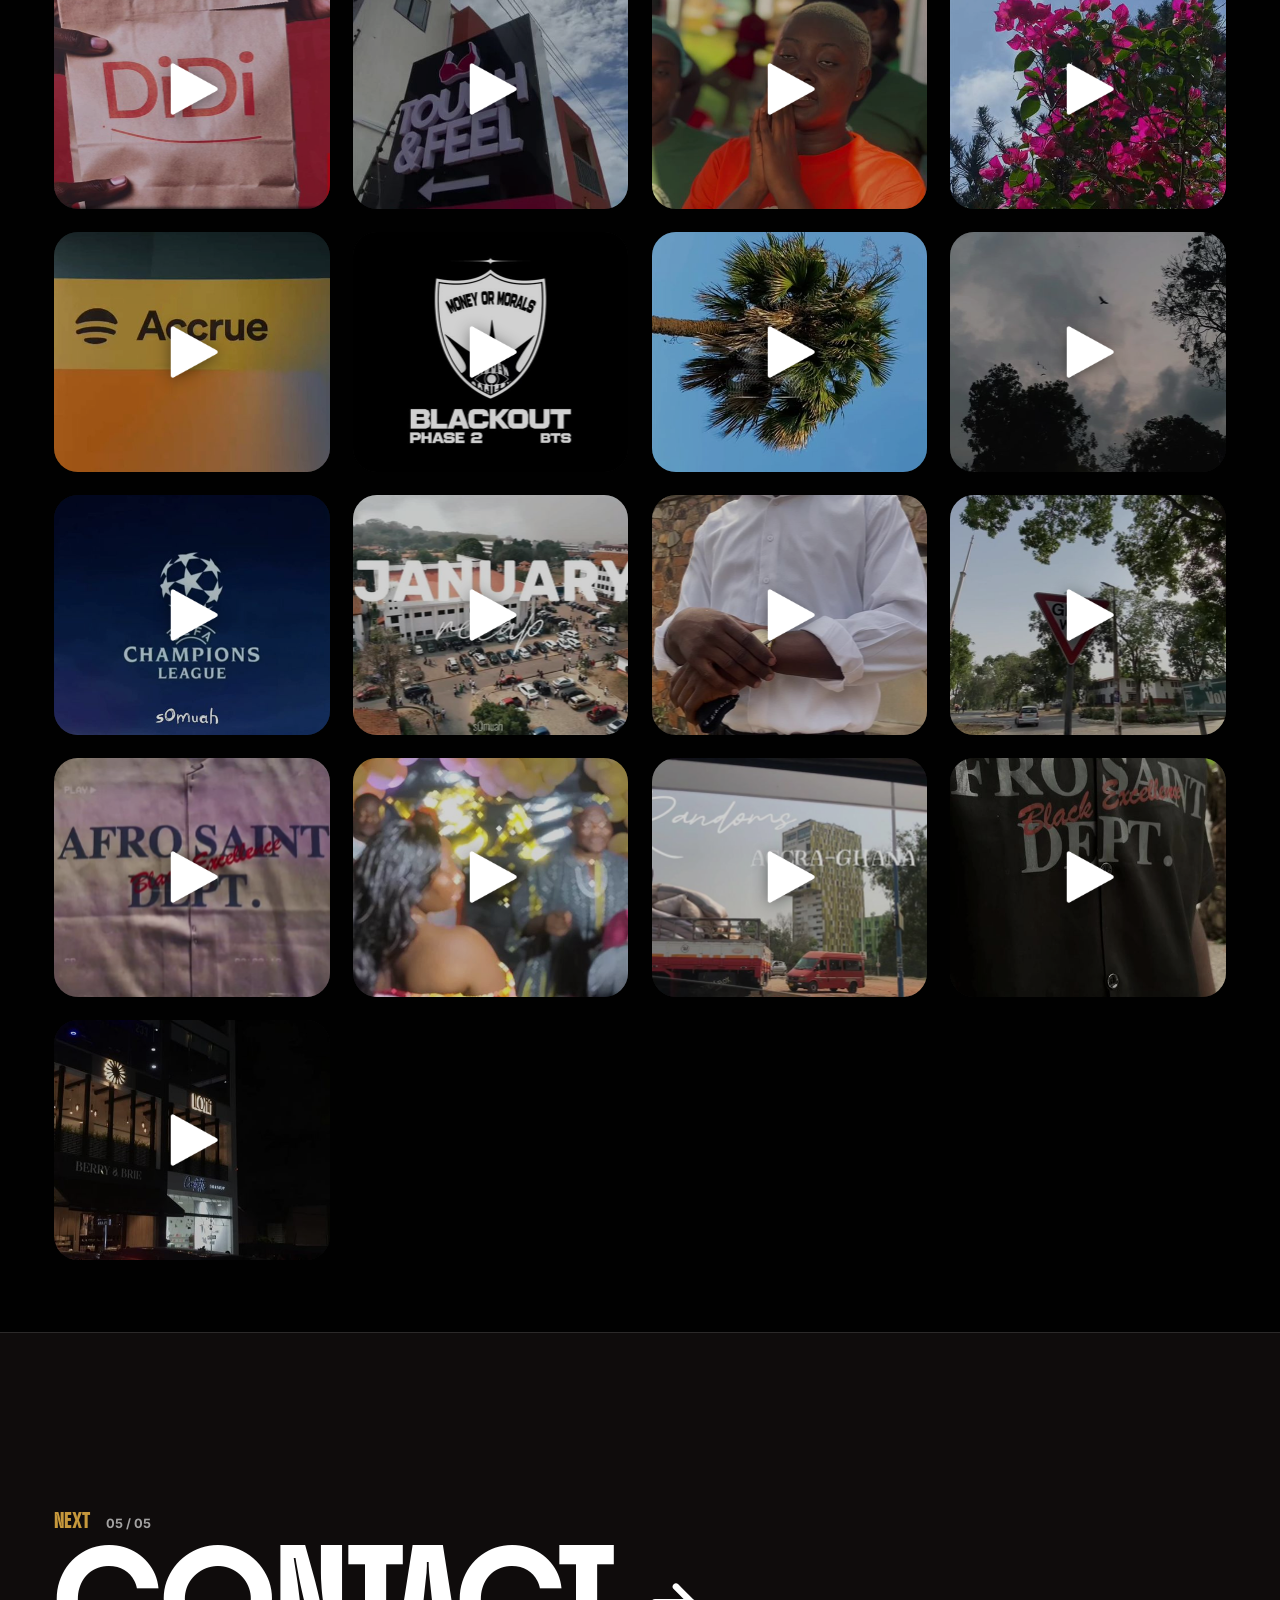
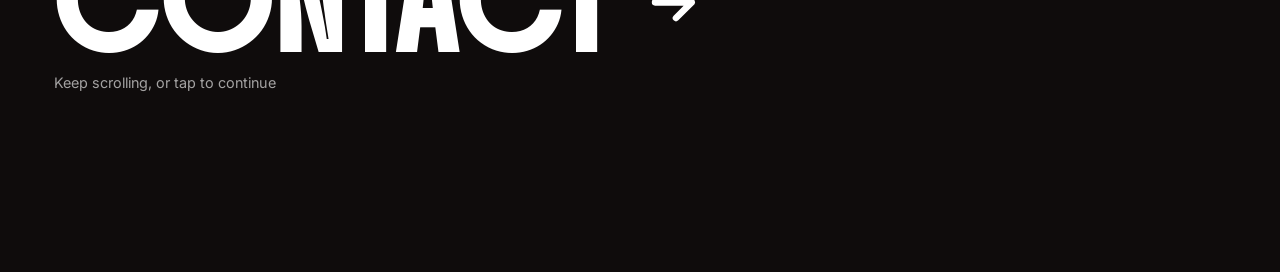
<file: videography.html>
<!doctype html>
<html lang="en">
<head>
<meta charset="utf-8">
<meta name="viewport" content="width=device-width, initial-scale=1">
<title>Mobile Videography — Sarpong Jeffrey</title>
<meta name="description" content="Mobile videography by Sarpong Jeffrey — an eye for detail, a phone in hand.">
<meta property="og:type" content="website">
<meta property="og:site_name" content="Sarpong Jeffrey">
<meta property="og:title" content="Mobile Videography — Sarpong Jeffrey">
<meta property="og:description" content="Mobile videography by Sarpong Jeffrey — an eye for detail, a phone in hand.">
<meta property="og:url" content="https://s0muah.github.io/videography.html">
<meta property="og:image" content="https://s0muah.github.io/assets/og-card.png">
<meta property="og:image:width" content="1200">
<meta property="og:image:height" content="630">
<meta property="og:image:alt" content="Sarpong Jeffrey seated in front of a gold circle, beside his name and roles.">
<meta name="twitter:card" content="summary_large_image">
<link rel="icon" href="favicon.svg" type="image/svg+xml">
<link rel="icon" href="favicon-32.png" type="image/png" sizes="32x32">
<link rel="apple-touch-icon" href="apple-touch-icon.png">
<link rel="preconnect" href="https://fonts.googleapis.com">
<link rel="preconnect" href="https://fonts.gstatic.com" crossorigin>
<link rel="stylesheet" href="https://fonts.googleapis.com/css2?family=Boldonse&family=Inter:wght@400;700&display=swap">
<script>try { if (localStorage.getItem("theme") === "light") document.documentElement.dataset.theme = "light"; } catch (e) {}</script>
<!-- The "exporting" intro plays on every load, but never for reduced motion.
     Deciding here, before first paint, keeps the page from flashing first.
     The timeout is a failsafe in case main.js never runs to remove it. -->
<script>try { if (!matchMedia("(prefers-reduced-motion: reduce)").matches) { document.documentElement.classList.add("export-pending"); setTimeout(function () { document.documentElement.classList.remove("export-pending"); }, 9000); } } catch (e) {}</script>
<link rel="stylesheet" href="css/style.css?v=b5ff47a3">
</head>
<body>

<!-- Intro styled on CapCut's export screen. main.js drives the ring and
     removes it; without JS the export-pending class is never set. -->
<div class="export" aria-hidden="true">
  <div class="export__dial">
    <svg class="export__ring" viewBox="0 0 120 120">
      <circle class="export__track" cx="60" cy="60" r="54"/>
      <circle class="export__fill" cx="60" cy="60" r="54"/>
    </svg>
    <span class="export__pct">0%</span>
  </div>
  <p class="export__label">Importing the footage&hellip;</p>
  <p class="export__hint">Don&rsquo;t lock your screen or switch apps</p>
</div>

<div class="videography">
  <div class="videography__bg" aria-hidden="true"></div>
  <div class="videography__scrim" aria-hidden="true"></div>
  <div class="videography__portrait-frame" aria-hidden="true">
    <img class="videography__portrait" src="assets/portrait-video.png" alt="" width="666" height="375">
  </div>

  <header>
    <nav class="nav" aria-label="Primary">
      <a class="nav__brand" href="index.html">SARPONG JEFFREY</a>
      <button class="nav__toggle" type="button" aria-expanded="false" aria-controls="primary-menu">MENU</button>
      <ul class="nav__menu" id="primary-menu">
        <li><a class="nav__link" href="about.html">ABOUT</a></li>
        <li><a class="nav__link" href="projects.html">PROJECTS</a></li>
        <li><a class="nav__link" href="videography.html" aria-current="page">MOBILE VIDEOGRAPHY</a></li>
        <li><a class="nav__link" href="contact.html">CONTACT</a></li>
      </ul>
      <button class="nav__theme" type="button" aria-label="Switch to light mode">
        <svg class="nav__theme-sun" viewBox="0 0 24 24" fill="none" stroke="currentColor" stroke-width="2" stroke-linecap="round" aria-hidden="true"><circle cx="12" cy="12" r="4.5"/><path d="M12 2v2M12 20v2M4.9 4.9l1.4 1.4M17.7 17.7l1.4 1.4M2 12h2M20 12h2M4.9 19.1l1.4-1.4M17.7 6.3l1.4-1.4"/></svg>
        <svg class="nav__theme-moon" viewBox="0 0 24 24" fill="none" stroke="currentColor" stroke-width="2" stroke-linecap="round" stroke-linejoin="round" aria-hidden="true"><path d="M20.5 14.5A8.5 8.5 0 1 1 9.5 3.5a7 7 0 0 0 11 11z"/></svg>
      </button>
    </nav>
  </header>

  <main class="videography__content">
    <h1 class="videography__title">An eye for detail</h1>
    <p class="videography__copy">As a mobile videographer, I notice the little things that make a big difference&mdash;the light, movement, expressions, angles, and moments others may overlook. I use these details to turn everyday scenes into visually compelling stories that feel authentic, intentional, and memorable. An eye for detail, a phone in hand.</p>

    <section class="works" aria-labelledby="selected-heading">
      <div class="works__head">
        <h2 class="section-heading section-heading--lg" id="selected-heading">SELECTED WORKS</h2>
        <div class="works__nav">
          <button class="works__arrow" type="button" data-dir="-1" aria-label="Previous video" aria-controls="selected-reels"><svg viewBox="0 0 24 24" fill="none" stroke="currentColor" stroke-width="2.5" stroke-linecap="round" stroke-linejoin="round" aria-hidden="true"><path d="M15 18l-6-6 6-6"/></svg></button>
          <button class="works__arrow" type="button" data-dir="1" aria-label="Next video" aria-controls="selected-reels"><svg viewBox="0 0 24 24" fill="none" stroke="currentColor" stroke-width="2.5" stroke-linecap="round" stroke-linejoin="round" aria-hidden="true"><path d="M9 6l6 6-6 6"/></svg></button>
        </div>
      </div>
      <ul class="reels reels--featured" id="selected-reels" role="list">
        <li>
          <a class="reel" href="https://www.tiktok.com/@s0muah/video/7699840644101000469" target="_blank" rel="noopener noreferrer"
             data-tiktok="7699840644101000469" aria-label="Play video 1">
            <img class="reel__thumb" src="assets/covers/7699840644101000469.jpg" alt="" width="853" height="480">
            <span class="reel__num" aria-hidden="true">01</span>
            <img class="reel__play" src="assets/play.png" alt="" aria-hidden="true" width="90" height="90">
          </a>
        </li>
        <li>
          <a class="reel" href="https://www.tiktok.com/@s0muah/video/7692765690457050389" target="_blank" rel="noopener noreferrer"
             data-tiktok="7692765690457050389" aria-label="Play video 2">
            <img class="reel__thumb" src="assets/covers/7692765690457050389.jpg" alt="" width="853" height="480">
            <span class="reel__num" aria-hidden="true">02</span>
            <img class="reel__play" src="assets/play.png" alt="" aria-hidden="true" width="90" height="90">
          </a>
        </li>
        <li>
          <a class="reel" href="https://www.tiktok.com/@s0muah/video/7698311951406910726" target="_blank" rel="noopener noreferrer"
             data-tiktok="7698311951406910726" aria-label="Play video 3">
            <img class="reel__thumb" src="assets/covers/7698311951406910726.jpg" alt="" width="853" height="480">
            <span class="reel__num" aria-hidden="true">03</span>
            <img class="reel__play" src="assets/play.png" alt="" aria-hidden="true" width="90" height="90">
          </a>
        </li>
        <li>
          <a class="reel" href="https://www.tiktok.com/@s0muah/video/7558798095127973176" target="_blank" rel="noopener noreferrer"
             data-tiktok="7558798095127973176" aria-label="Play video 4">
            <img class="reel__thumb" src="assets/covers/7558798095127973176.jpg" alt="" width="853" height="480">
            <span class="reel__num" aria-hidden="true">04</span>
            <img class="reel__play" src="assets/play.png" alt="" aria-hidden="true" width="90" height="90">
          </a>
        </li>
        <li>
          <a class="reel" href="https://www.tiktok.com/@s0muah/video/7576686492286733579" target="_blank" rel="noopener noreferrer"
             data-tiktok="7576686492286733579" aria-label="Play video 5">
            <img class="reel__thumb" src="assets/covers/7576686492286733579.jpg" alt="" width="853" height="480">
            <span class="reel__num" aria-hidden="true">05</span>
            <img class="reel__play" src="assets/play.png" alt="" aria-hidden="true" width="90" height="90">
          </a>
        </li>
      </ul>
    </section>

    <section class="works" aria-labelledby="other-heading">
      <h2 class="section-heading section-heading--lg" id="other-heading">OTHER WORKS</h2>
      <ul class="reels" role="list">
        <li>
          <a class="reel" href="https://www.tiktok.com/@s0muah/video/7687729524272057620" target="_blank" rel="noopener noreferrer"
             data-tiktok="7687729524272057620" aria-label="Play video 6">
            <img class="reel__thumb" src="assets/covers/7687729524272057620.jpg" alt="" loading="lazy" width="853" height="480">
            <img class="reel__play" src="assets/play.png" alt="" aria-hidden="true" width="90" height="90">
          </a>
        </li>
        <li>
          <a class="reel" href="https://www.tiktok.com/@s0muah/video/7675808776729005333" target="_blank" rel="noopener noreferrer"
             data-tiktok="7675808776729005333" aria-label="Play video 7">
            <img class="reel__thumb" src="assets/covers/7675808776729005333.jpg?v=2" alt="" loading="lazy" width="590" height="333">
            <img class="reel__play" src="assets/play.png" alt="" aria-hidden="true" width="90" height="90">
          </a>
        </li>
        <li>
          <a class="reel" href="https://www.tiktok.com/@s0muah/video/7668242186944744724" target="_blank" rel="noopener noreferrer"
             data-tiktok="7668242186944744724" aria-label="Play video 8">
            <img class="reel__thumb" src="assets/covers/7668242186944744724.jpg" alt="" loading="lazy" width="853" height="480">
            <img class="reel__play" src="assets/play.png" alt="" aria-hidden="true" width="90" height="90">
          </a>
        </li>
        <li>
          <a class="reel" href="https://www.tiktok.com/@s0muah/video/7661259573868727573" target="_blank" rel="noopener noreferrer"
             data-tiktok="7661259573868727573" aria-label="Play video 9">
            <img class="reel__thumb" src="assets/covers/7661259573868727573.jpg" alt="" loading="lazy" width="853" height="480">
            <img class="reel__play" src="assets/play.png" alt="" aria-hidden="true" width="90" height="90">
          </a>
        </li>
        <li>
          <a class="reel" href="https://www.tiktok.com/@s0muah/video/7653183763161173269" target="_blank" rel="noopener noreferrer"
             data-tiktok="7653183763161173269" aria-label="Play video 10">
            <img class="reel__thumb" src="assets/covers/7653183763161173269.jpg" alt="" loading="lazy" width="853" height="480">
            <img class="reel__play" src="assets/play.png" alt="" aria-hidden="true" width="90" height="90">
          </a>
        </li>
        <li>
          <a class="reel" href="https://www.tiktok.com/@s0muah/video/7651979194473205012" target="_blank" rel="noopener noreferrer"
             data-tiktok="7651979194473205012" aria-label="Play video 11">
            <img class="reel__thumb" src="assets/covers/7651979194473205012.jpg" alt="" loading="lazy" width="480" height="853">
            <img class="reel__play" src="assets/play.png" alt="" aria-hidden="true" width="90" height="90">
          </a>
        </li>
        <li>
          <a class="reel" href="https://www.tiktok.com/@s0muah/video/7639004935136251157" target="_blank" rel="noopener noreferrer"
             data-tiktok="7639004935136251157" aria-label="Play video 12">
            <img class="reel__thumb" src="assets/covers/7639004935136251157.jpg" alt="" loading="lazy" width="640" height="480">
            <img class="reel__play" src="assets/play.png" alt="" aria-hidden="true" width="90" height="90">
          </a>
        </li>
        <li>
          <a class="reel" href="https://www.tiktok.com/@s0muah/video/7618643030710570260" target="_blank" rel="noopener noreferrer"
             data-tiktok="7618643030710570260" aria-label="Play video 13">
            <img class="reel__thumb" src="assets/covers/7618643030710570260.jpg" alt="" loading="lazy" width="480" height="853">
            <img class="reel__play" src="assets/play.png" alt="" aria-hidden="true" width="90" height="90">
          </a>
        </li>
        <li>
          <a class="reel" href="https://www.tiktok.com/@s0muah/video/7582215727000653067" target="_blank" rel="noopener noreferrer"
             data-tiktok="7582215727000653067" aria-label="Play video 14">
            <img class="reel__thumb" src="assets/covers/7582215727000653067.jpg" alt="" loading="lazy" width="853" height="480">
            <img class="reel__play" src="assets/play.png" alt="" aria-hidden="true" width="90" height="90">
          </a>
        </li>
        <li>
          <a class="reel" href="https://www.tiktok.com/@s0muah/video/7568858512315403576" target="_blank" rel="noopener noreferrer"
             data-tiktok="7568858512315403576" aria-label="Play video 15">
            <img class="reel__thumb" src="assets/covers/7568858512315403576.jpg" alt="" loading="lazy" width="480" height="853">
            <img class="reel__play" src="assets/play.png" alt="" aria-hidden="true" width="90" height="90">
          </a>
        </li>
        <li>
          <a class="reel" href="https://www.tiktok.com/@s0muah/video/7562962782614768907" target="_blank" rel="noopener noreferrer"
             data-tiktok="7562962782614768907" aria-label="Play video 16">
            <img class="reel__thumb" src="assets/covers/7562962782614768907.jpg" alt="" loading="lazy" width="480" height="853">
            <img class="reel__play" src="assets/play.png" alt="" aria-hidden="true" width="90" height="90">
          </a>
        </li>
        <li>
          <a class="reel" href="https://www.tiktok.com/@s0muah/video/7495787514159025415" target="_blank" rel="noopener noreferrer"
             data-tiktok="7495787514159025415" aria-label="Play video 17">
            <img class="reel__thumb" src="assets/covers/7495787514159025415.jpg" alt="" loading="lazy" width="480" height="582">
            <img class="reel__play" src="assets/play.png" alt="" aria-hidden="true" width="90" height="90">
          </a>
        </li>
        <li>
          <a class="reel" href="https://www.tiktok.com/@s0muah/video/7493932902455971080" target="_blank" rel="noopener noreferrer"
             data-tiktok="7493932902455971080" aria-label="Play video 18">
            <img class="reel__thumb" src="assets/covers/7493932902455971080.jpg" alt="" loading="lazy" width="480" height="582">
            <img class="reel__play" src="assets/play.png" alt="" aria-hidden="true" width="90" height="90">
          </a>
        </li>
        <li>
          <a class="reel" href="https://www.tiktok.com/@s0muah/video/7395312187474054405" target="_blank" rel="noopener noreferrer"
             data-tiktok="7395312187474054405" aria-label="Play video 19">
            <img class="reel__thumb" src="assets/covers/7395312187474054405.jpg" alt="" loading="lazy" width="640" height="480">
            <img class="reel__play" src="assets/play.png" alt="" aria-hidden="true" width="90" height="90">
          </a>
        </li>
        <li>
          <a class="reel" href="https://www.tiktok.com/@s0muah/video/7354119893190446341" target="_blank" rel="noopener noreferrer"
             data-tiktok="7354119893190446341" aria-label="Play video 20">
            <img class="reel__thumb" src="assets/covers/7354119893190446341.jpg" alt="" loading="lazy" width="480" height="853">
            <img class="reel__play" src="assets/play.png" alt="" aria-hidden="true" width="90" height="90">
          </a>
        </li>
        <li>
          <a class="reel" href="https://www.tiktok.com/@s0muah/video/7342517637307452678" target="_blank" rel="noopener noreferrer"
             data-tiktok="7342517637307452678" aria-label="Play video 21">
            <img class="reel__thumb" src="assets/covers/7342517637307452678.jpg" alt="" loading="lazy" width="853" height="480">
            <img class="reel__play" src="assets/play.png" alt="" aria-hidden="true" width="90" height="90">
          </a>
        </li>
        <li>
          <a class="reel" href="https://www.tiktok.com/@s0muah/video/7335163090012491014" target="_blank" rel="noopener noreferrer"
             data-tiktok="7335163090012491014" aria-label="Play video 22">
            <img class="reel__thumb" src="assets/covers/7335163090012491014.jpg" alt="" loading="lazy" width="1038" height="480">
            <img class="reel__play" src="assets/play.png" alt="" aria-hidden="true" width="90" height="90">
          </a>
        </li>
        <li>
          <a class="reel" href="https://www.tiktok.com/@s0muah/video/7332243876893232390" target="_blank" rel="noopener noreferrer"
             data-tiktok="7332243876893232390" aria-label="Play video 23">
            <img class="reel__thumb" src="assets/covers/7332243876893232390.jpg" alt="" loading="lazy" width="853" height="480">
            <img class="reel__play" src="assets/play.png" alt="" aria-hidden="true" width="90" height="90">
          </a>
        </li>
        <li>
          <a class="reel" href="https://www.tiktok.com/@s0muah/video/7331143489612238085" target="_blank" rel="noopener noreferrer"
             data-tiktok="7331143489612238085" aria-label="Play video 24">
            <img class="reel__thumb" src="assets/covers/7331143489612238085.jpg" alt="" loading="lazy" width="853" height="480">
            <img class="reel__play" src="assets/play.png" alt="" aria-hidden="true" width="90" height="90">
          </a>
        </li>
        <li>
          <a class="reel" href="https://www.tiktok.com/@s0muah/video/7327065499899022598" target="_blank" rel="noopener noreferrer"
             data-tiktok="7327065499899022598" aria-label="Play video 25">
            <img class="reel__thumb" src="assets/covers/7327065499899022598.jpg" alt="" loading="lazy" width="853" height="480">
            <img class="reel__play" src="assets/play.png" alt="" aria-hidden="true" width="90" height="90">
          </a>
        </li>
        <li>
          <a class="reel" href="https://www.tiktok.com/@s0muah/video/7323344741347675397" target="_blank" rel="noopener noreferrer"
             data-tiktok="7323344741347675397" aria-label="Play video 26">
            <img class="reel__thumb" src="assets/covers/7323344741347675397.jpg" alt="" loading="lazy" width="853" height="480">
            <img class="reel__play" src="assets/play.png" alt="" aria-hidden="true" width="90" height="90">
          </a>
        </li>
        <li>
          <a class="reel" href="https://www.tiktok.com/@s0muah/video/7318949841634184454" target="_blank" rel="noopener noreferrer"
             data-tiktok="7318949841634184454" aria-label="Play video 27">
            <img class="reel__thumb" src="assets/covers/7318949841634184454.jpg" alt="" loading="lazy" width="480" height="853">
            <img class="reel__play" src="assets/play.png" alt="" aria-hidden="true" width="90" height="90">
          </a>
        </li>
        <li>
          <a class="reel" href="https://www.tiktok.com/@s0muah/video/7316478988493376774" target="_blank" rel="noopener noreferrer"
             data-tiktok="7316478988493376774" aria-label="Play video 28">
            <img class="reel__thumb" src="assets/covers/7316478988493376774.jpg" alt="" loading="lazy" width="853" height="480">
            <img class="reel__play" src="assets/play.png" alt="" aria-hidden="true" width="90" height="90">
          </a>
        </li>
        <li>
          <a class="reel" href="https://www.tiktok.com/@s0muah/video/7311495707385416965" target="_blank" rel="noopener noreferrer"
             data-tiktok="7311495707385416965" aria-label="Play video 29">
            <img class="reel__thumb" src="assets/covers/7311495707385416965.jpg" alt="" loading="lazy" width="480" height="853">
            <img class="reel__play" src="assets/play.png" alt="" aria-hidden="true" width="90" height="90">
          </a>
        </li>
        <li>
          <a class="reel" href="https://www.tiktok.com/@s0muah/video/7289947974564711685" target="_blank" rel="noopener noreferrer"
             data-tiktok="7289947974564711685" aria-label="Play video 30">
            <img class="reel__thumb" src="assets/covers/7289947974564711685.jpg" alt="" loading="lazy" width="480" height="853">
            <img class="reel__play" src="assets/play.png" alt="" aria-hidden="true" width="90" height="90">
          </a>
        </li>
      </ul>
    </section>
  </main>
</div>

<!-- Leads on to the next page: click it, or keep scrolling at the bottom of
     the page to fill the gold line (main.js). -->
<a class="next" href="contact.html">
  <span class="next__label">NEXT <span class="next__step">05 / 05</span></span>
  <span class="next__title">CONTACT<svg class="next__arrow" viewBox="0 0 24 24" fill="none" stroke="currentColor" stroke-width="2.5" stroke-linecap="round" stroke-linejoin="round" aria-hidden="true"><path d="M5 12h14M13 6l6 6-6 6"/></svg></span>
  <span class="next__hint">Keep scrolling, or tap to continue</span>
  <span class="next__bar" aria-hidden="true"></span>
</a>

<!-- Reel player. main.js fills the frame from the clicked reel's
     data-tiktok id and empties it again on close, which stops playback. -->
<dialog class="player" aria-label="Video player">
  <button class="player__close" type="button" aria-label="Close video">&times;</button>
  <div class="player__frame"></div>
  <!-- Covers TikTok's own spinner until its player has loaded. -->
  <div class="player__loading" role="status">
    <svg class="player__spinner" viewBox="0 0 50 50" aria-hidden="true"><circle cx="25" cy="25" r="20"/></svg>
    <span>Cueing up the reel&hellip;</span>
  </div>
</dialog>

<!-- Back to top; main.js shows it once the visitor is well down the page. -->
<button class="totop" type="button" aria-label="Back to top" hidden>
  <svg viewBox="0 0 24 24" fill="none" stroke="currentColor" stroke-width="2.5" stroke-linecap="round" stroke-linejoin="round" aria-hidden="true"><path d="M12 19V5M6 11l6-6 6 6"/></svg>
</button>

<!-- Floating now-playing mini-player; main.js fills, peeks and tucks it. -->
<a class="np" href="https://open.spotify.com/" target="_blank" rel="noopener noreferrer" hidden>
  <span class="np__deck" aria-hidden="true"><svg class="np__gram" viewBox="0 0 48 48"><defs><linearGradient id="npGold" x1="0" y1="0" x2="1" y2="1"><stop offset="0" stop-color="#f6dc95"/><stop offset=".45" stop-color="#c6983c"/><stop offset="1" stop-color="#6e4b14"/></linearGradient><linearGradient id="npBase" x1="0" y1="0" x2="0" y2="1"><stop offset="0" stop-color="#e2b860"/><stop offset="1" stop-color="#7a5418"/></linearGradient><radialGradient id="npBell" cx=".4" cy=".4" r=".7"><stop offset="0" stop-color="#2b1f0a"/><stop offset=".55" stop-color="#7a5418"/><stop offset="1" stop-color="#f0cf80"/></radialGradient></defs><path d="M8 37h26l-2.5 7h-21z" fill="url(#npBase)"/><rect x="6.5" y="34.5" width="29" height="3" rx="1" fill="#f0cf80"/><g transform="translate(20 33.6) scale(1 .3)"><g class="np__spin"><circle r="13" fill="#141210"/><circle r="10.5" fill="none" stroke="#2c2823" stroke-width="1"/><circle r="7.5" fill="none" stroke="#2c2823" stroke-width="1"/><path d="M0 0L12.5-4A13 13 0 0 1 12.5 4z" fill="#fff" opacity=".22"/><circle r="3.6" fill="#c6983c"/></g></g><path d="M31 22.5C34.5 26 32.5 30.5 27.5 32" fill="none" stroke="url(#npGold)" stroke-width="1.9" stroke-linecap="round"/><circle cx="27" cy="32" r="1.7" fill="#e2b860"/><path d="M30.6 21Q23.5 15 21.5 3.7L10.5 20.3Q22 20.6 31.6 23.6z" fill="url(#npGold)"/><ellipse cx="16" cy="12" rx="10" ry="5" transform="rotate(-56.3 16 12)" fill="#f3d58a"/><ellipse cx="16.3" cy="12.2" rx="8.6" ry="3.8" transform="rotate(-56.3 16.3 12.2)" fill="url(#npBell)"/><text class="np__note" x="3" y="9" font-size="7" fill="#e2b860">&#9834;</text><text class="np__note" x="7" y="5" font-size="6" fill="#e2b860">&#9835;</text></svg></span>
  <span class="np__more">
    <span class="np__body">
      <span class="np__text">
        <span class="np__status"><span class="np__bars" aria-hidden="true"><span></span><span></span><span></span></span><span class="np__label">Now playing</span></span>
        <span class="np__title"></span>
        <span class="np__artist"></span>
      </span>
      <svg class="np__go" viewBox="0 0 24 24" fill="none" stroke="currentColor" stroke-width="2" stroke-linecap="round" stroke-linejoin="round" aria-hidden="true"><path d="M7 17 17 7M8 7h9v9"/></svg>
    </span>
  </span>
</a>

<script src="js/main.js?v=d12e42d5"></script>
</body>
</html>
</file>
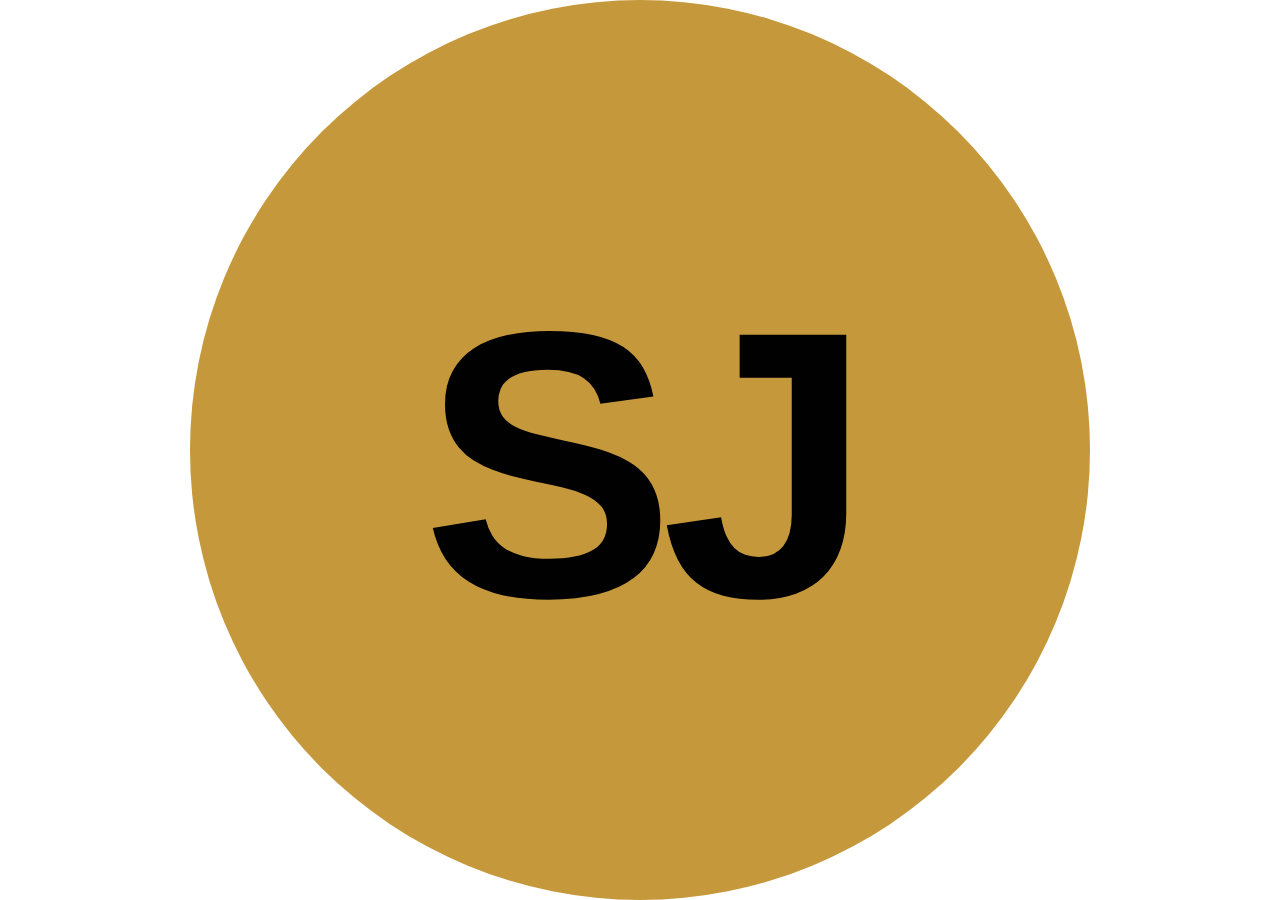
<file: tools/favicon.svg.html>
<!doctype html>
<!-- Renders favicon.svg to fill the window, for capturing the PNG fallbacks
     (apple-touch-icon.png, favicon-32.png). See "Preview card and icons" in
     the README. -->
<html lang="en">
<head>
<meta charset="utf-8">
<style>
  html, body { margin: 0; background: transparent; }
  img { display: block; width: 100vw; height: 100vh; }
</style>
</head>
<body>
  <img src="../favicon.svg" alt="">
</body>
</html>
</file>
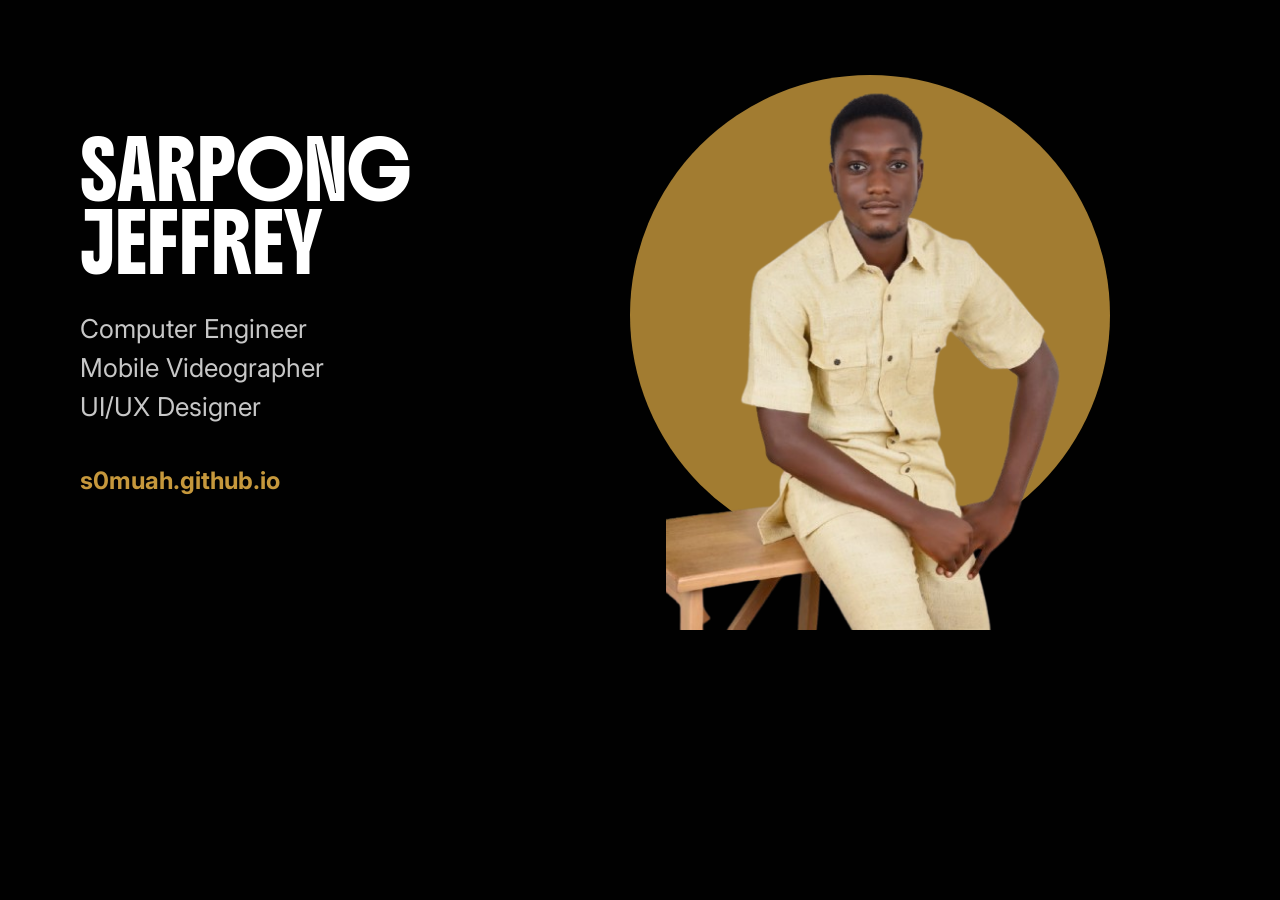
<file: tools/og-card.html>
<!doctype html>
<!-- Source for assets/og-card.png, the link-preview image shown by
     WhatsApp, LinkedIn etc. See "Preview card and icons" in the README. -->
<html lang="en">
<head>
<meta charset="utf-8">
<link rel="stylesheet" href="https://fonts.googleapis.com/css2?family=Boldonse&family=Inter:wght@400;700&display=block">
<style>
  html, body { margin: 0; }
  body {
    width: 1200px;
    height: 630px;
    overflow: hidden;
    position: relative;
    background: #010101;
    color: #fff;
    font-family: "Inter", sans-serif;
  }
  .circle {
    position: absolute;
    width: 480px;
    height: 480px;
    right: 90px;
    top: 75px;
  }
  .portrait {
    position: absolute;
    right: 120px;
    bottom: 0;
    height: 580px;
  }
  .text {
    position: absolute;
    left: 80px;
    top: 50%;
    translate: 0 -50%;
    width: 560px;
  }
  .name {
    margin: 0 0 28px;
    font-family: "Boldonse", sans-serif;
    font-size: 54px;
    line-height: 1.35;
  }
  .roles {
    margin: 0 0 40px;
    font-size: 26px;
    line-height: 1.5;
    color: rgba(255, 255, 255, 0.78);
  }
  .url {
    margin: 0;
    font-size: 24px;
    font-weight: 700;
    color: #c6983c;
  }
</style>
</head>
<body>
  <img class="circle" src="../assets/ellipse-gold.svg" alt="">
  <img class="portrait" src="../assets/portrait-home.png" alt="">
  <div class="text">
    <p class="name">SARPONG<br>JEFFREY</p>
    <p class="roles">Computer Engineer<br>Mobile Videographer<br>UI/UX Designer</p>
    <p class="url">s0muah.github.io</p>
  </div>
</body>
</html>
</file>
<file: css/style.css>
/* ==========================================================================
   Sarpong Jeffrey — portfolio
   Design tokens taken directly from the Figma file (Fr6ovCaBcgdWnB078Ls0Df).
   ========================================================================== */

:root {
  color-scheme: dark;

  --bg:          #010101;
  --fg:          #ffffff;
  --gold:        rgba(198, 152, 60, 0.82);   /* Ellipse 1 fill */
  --gold-solid:  #c6983c;
  --green:       #56a741;                    /* journey / achievement labels */
  --wordmark:    rgba(255, 255, 255, 0.71);  /* "SOMUAH" */
  --scrim:       rgba(18, 15, 15, 0.84);     /* videography overlay */
  --card-veil:   rgba(0, 0, 0, 0.18);        /* reel card tint */
  --muted:       rgba(255, 255, 255, 0.62);
  --surface:     rgba(255, 255, 255, 0.06);  /* empty reel card */
  --hairline:    rgba(255, 255, 255, 0.12);
  --fade:        rgba(1, 1, 1, 0.88);        /* mobile hero tag backing */
  --fade-clear:  rgba(1, 1, 1, 0);
  --np-bg:       rgba(16, 14, 12, 0.78);     /* floating now-playing */

  --display: "Boldonse", "Arial Black", system-ui, sans-serif;
  --body:    "Inter", system-ui, -apple-system, sans-serif;

  /* The Figma frame is 1512x982; page gutters scale from that. */
  --gutter: clamp(1.25rem, 4.2vw, 4rem);
  --maxw: 1512px;
}

/* Light mode — not in the Figma file, which is dark only. Set on <html> by
   the inline script in each page's <head>, from the visitor's saved choice.
   Warm paper rather than pure white, to sit with the cream and gold. Gold
   and green are deepened: at their design values they fall well under 4.5:1
   against a light ground. */
:root[data-theme="light"] {
  color-scheme: light;

  --bg:          #f6f2ea;
  --fg:          #141210;
  --gold-solid:  #8f6420;
  --green:       #3a7a2b;
  --wordmark:    rgba(20, 18, 16, 0.78);
  --scrim:       rgba(246, 242, 234, 0.88);
  --muted:       rgba(20, 18, 16, 0.64);
  --surface:     rgba(20, 18, 16, 0.06);
  --hairline:    rgba(20, 18, 16, 0.14);
  --fade:        rgba(246, 242, 234, 0.9);
  --fade-clear:  rgba(246, 242, 234, 0);
  --np-bg:       rgba(250, 247, 241, 0.86);
}

*, *::before, *::after { box-sizing: border-box; }

html { -webkit-text-size-adjust: 100%; scroll-behavior: smooth; }

body {
  margin: 0;
  background: var(--bg);
  color: var(--fg);
  font-family: var(--body);
  font-size: 16px;
  line-height: 1.5;
  overflow-x: hidden;
  -webkit-font-smoothing: antialiased;
  transition: background-color 0.3s ease, color 0.3s ease;
}

img { max-width: 100%; display: block; }
a { color: inherit; }

.visually-hidden {
  position: absolute; width: 1px; height: 1px;
  padding: 0; margin: -1px; overflow: hidden;
  clip: rect(0 0 0 0); white-space: nowrap; border: 0;
}

:focus-visible { outline: 2px solid var(--gold-solid); outline-offset: 4px; }

/* --------------------------------------------------------------------------
   Navigation — Boldonse 20px in the design, tracked across the top edge.
   -------------------------------------------------------------------------- */

.nav {
  position: relative;
  z-index: 30;
  display: flex;
  align-items: center;
  justify-content: space-between;
  gap: 1rem;
  padding: clamp(1rem, 2.4vw, 1.5rem) var(--gutter);
  max-width: var(--maxw);
  margin: 0 auto;
}

.nav__brand,
.nav__link {
  font-family: var(--display);
  font-size: clamp(0.6rem, 1.32vw, 1.25rem);
  line-height: 1.4;
  text-decoration: none;
  white-space: nowrap;
}

.nav__brand { letter-spacing: 0.01em; }

.nav__menu {
  display: flex;
  align-items: center;
  gap: clamp(1rem, 6.5vw, 6.5rem);
  list-style: none;
  margin: 0;
  padding: 0;
}

.nav__link {
  position: relative;
  padding-bottom: 2px;
  transition: color 0.22s ease;
}

.nav__link::after {
  content: "";
  position: absolute;
  left: 0; bottom: -2px;
  width: 100%; height: 2px;
  background: var(--gold-solid);
  transform: scaleX(0);
  transform-origin: left;
  transition: transform 0.28s ease;
}

.nav__link:hover::after,
.nav__link:focus-visible::after,
.nav__link[aria-current="page"]::after { transform: scaleX(1); }

.nav__link[aria-current="page"] { color: var(--gold-solid); }

/* Toggle is only revealed at the narrow breakpoint. */
.nav__toggle {
  display: none;
  background: none;
  border: 0;
  color: var(--fg);
  font-family: var(--display);
  font-size: 0.7rem;
  cursor: pointer;
  padding: 0.4rem 0;
}

/* Theme switch. Last in the row on desktop; main.js keeps its label in step
   with the theme it would switch to. */
.nav__menu { margin-left: auto; }

.nav__theme {
  order: 1;
  display: grid;
  place-items: center;
  flex: 0 0 auto;
  width: 2.25rem;
  height: 2.25rem;
  margin-left: clamp(0.5rem, 2.5vw, 2.5rem);
  padding: 0;
  border: 0;
  border-radius: 50%;
  background: none;
  color: var(--fg);
  cursor: pointer;
  transition: color 0.22s ease, rotate 0.4s ease;
}

.nav__theme:hover,
.nav__theme:focus-visible { color: var(--gold-solid); rotate: 20deg; }

.nav__theme svg { width: 1.25rem; height: 1.25rem; }

/* Shows the theme a click would switch to: the sun in dark mode. */
.nav__theme-moon,
:root[data-theme="light"] .nav__theme-sun { display: none; }

:root[data-theme="light"] .nav__theme-moon { display: block; }

/* --------------------------------------------------------------------------
   Homepage hero
   The ID badge hangs in the centre, with the role tags in the lower corners.
   -------------------------------------------------------------------------- */

.hero {
  position: relative;
  /* Definite height, which the badge is placed from. The svh line wins where supported: on phones 100vh is the height with the URL
     bar hidden, so reserving it pushes the tags below the fold. */
  height: calc(100vh - 5.5rem);
  height: calc(100svh - 5.5rem);
  min-height: 520px;
  max-width: var(--maxw);
  margin: 0 auto;
  overflow: hidden;
  /* The ID badge hangs from the top edge with its card centred at --badge-y
     of the hero's height; its width keeps the card about 75% of that.
     The 40vw cap keeps it clear of the role words on narrower windows. */
  --hero-h: max(100vh - 5.5rem, 520px);
  --hero-h: max(100svh - 5.5rem, 520px);
  --badge-w: min(var(--hero-h) * 0.52, 440px, 40vw);
  --badge-y: 0.53;
}

/* --------------------------------------------------------------------------
   ID badge: a lanyard card in the middle of the hero. The front
   carries the photo and name; .badge--flipped (main.js) turns it over to
   "What I do". Everything inside is sized in em off the card's width, so it
   scales as one piece. Fixed dark in both themes, like the record.
   -------------------------------------------------------------------------- */

.badge {
  position: absolute;
  top: 0;
  left: 50%;
  translate: -50% 0;
  width: var(--badge-w);
  display: flex;
  flex-direction: column;
  align-items: center;
  font-size: calc(var(--badge-w) / 18);
  transform-origin: 50% 0;
}

.badge__strap {
  width: 1.7em;
  height: max(1.5rem, var(--hero-h) * var(--badge-y) - var(--badge-w) * 0.725 - 2.6em);
  background:
    linear-gradient(90deg, transparent 0.2em, rgba(0, 0, 0, 0.28) 0.2em 0.26em, transparent 0.26em calc(100% - 0.26em), rgba(0, 0, 0, 0.28) calc(100% - 0.26em) calc(100% - 0.2em), transparent calc(100% - 0.2em)),
    linear-gradient(90deg, #8a6424, #c6983c 20% 80%, #8a6424);
}

/* Metal clip at the end of the strap, with the ring that runs into the
   card's slot. */
.badge__clip {
  position: relative;
  z-index: 2;
  width: 2.5em;
  height: 1.9em;
  border-radius: 0.35em 0.35em 0.6em 0.6em;
  background: linear-gradient(#e2e0dc, #9a9893 55%, #6f6d69);
  box-shadow: 0 0.15em 0.4em rgba(0, 0, 0, 0.45);
  /* It overlaps the card's top edge; a click there should still flip it. */
  pointer-events: none;
}

.badge__clip::after {
  content: "";
  position: absolute;
  top: 100%;
  left: 50%;
  translate: -50% -0.35em;
  width: 1.1em;
  height: 1.8em;
  border: 0.22em solid #b5b3ae;
  border-radius: 0.6em;
}

.badge__card {
  width: 100%;
  aspect-ratio: 1 / 1.45;
  margin-top: 0.4em;
  perspective: 1400px;
}

.badge__inner {
  position: relative;
  height: 100%;
  transform-style: preserve-3d;
  transition: transform 0.95s cubic-bezier(0.5, 0.05, 0.2, 1);
}

.badge--flipped .badge__inner { transform: rotateY(180deg); }

.badge__face {
  position: absolute;
  inset: 0;
  display: flex;
  flex-direction: column;
  padding: 1.7em 1.2em 1.1em;
  border: 1px solid rgba(198, 152, 60, 0.45);
  border-radius: 1.1em;
  background: linear-gradient(160deg, #1d1a16, #0b0a09 62%);
  box-shadow: 0 1.6em 3.2em rgba(0, 0, 0, 0.55), inset 0 1px 0 rgba(255, 255, 255, 0.06);
  color: #fff;
  font-family: var(--body);
  overflow: hidden;
  -webkit-backface-visibility: hidden;
  backface-visibility: hidden;
}

/* A sheen across the laminate. */
.badge__face::after {
  content: "";
  position: absolute;
  inset: 0;
  background: linear-gradient(115deg, transparent 38%, rgba(255, 255, 255, 0.06) 48%, transparent 58%);
  pointer-events: none;
}

.badge__face--back { transform: rotateY(180deg); }

.badge__slot {
  position: absolute;
  top: 0.65em;
  left: 50%;
  translate: -50% 0;
  width: 3.2em;
  height: 0.55em;
  border-radius: 1em;
  background: #000;
  box-shadow: inset 0 1px 2px rgba(0, 0, 0, 0.9), 0 1px 0 rgba(255, 255, 255, 0.08);
}

.badge__photo {
  flex: 1 1 auto;
  min-height: 0;
  border-radius: 0.7em;
  overflow: hidden;
  background: linear-gradient(#27231c, #14120f);
}

.badge__photo img {
  display: block;
  width: 100%;
  height: 100%;
  object-fit: cover;
  object-position: 50% 0;
}

.badge__first {
  margin: 0.9em 0 0;
  font-size: 0.62em;
  font-weight: 700;
  letter-spacing: 0.22em;
  color: rgba(255, 255, 255, 0.6);
}

.badge__name {
  margin: 0.15em 0 0;
  font-family: var(--display);
  font-size: 2.15em;
  line-height: 1.3;
  color: #c6983c;
}

.badge__foot {
  display: flex;
  justify-content: space-between;
  align-items: center;
  margin-top: 0.7em;
}

.badge__meta {
  font-size: 0.62em;
  letter-spacing: 0.1em;
  text-transform: uppercase;
  color: rgba(255, 255, 255, 0.55);
}

.badge__code {
  width: 5.5em;
  height: 1.6em;
  background: repeating-linear-gradient(90deg,
    rgba(255, 255, 255, 0.7) 0 1px, transparent 1px 3px,
    rgba(255, 255, 255, 0.7) 3px 5px, transparent 5px 6px,
    rgba(255, 255, 255, 0.7) 6px 7px, transparent 7px 10px);
  opacity: 0.6;
}

/* Each face is its own flip control. On the back it sits under the role
   links, so they still take their own clicks; the list lets every other
   click (its gaps, the space below) through to it. */
.badge__flip {
  position: absolute;
  inset: 0;
  z-index: 1;
  padding: 0;
  border: 0;
  border-radius: inherit;
  background: none;
  cursor: pointer;
}

.badge__face--back .badge__flip { z-index: 0; }

.badge__heading {
  margin: 0.7em 0 0.9em;
  font-family: var(--display);
  font-size: 0.95em;
  line-height: 1.4;
  color: #c6983c;
}

.badge__roles {
  position: relative;
  z-index: 1;
  pointer-events: none;
  flex: 1 1 auto;
  display: grid;
  align-content: start;
  gap: 0.55em;
  margin: 0;
  padding: 0;
  list-style: none;
}

.badge__roles a {
  pointer-events: auto;
  display: flex;
  align-items: center;
  gap: 0.8em;
  padding: 0.65em 0.75em;
  border: 1px solid rgba(255, 255, 255, 0.08);
  border-radius: 0.7em;
  background: rgba(255, 255, 255, 0.05);
  color: #fff;
  text-decoration: none;
  transition: border-color 0.22s ease, background 0.22s ease;
}

.badge__roles a:hover,
.badge__roles a:focus-visible {
  border-color: #c6983c;
  background: rgba(198, 152, 60, 0.1);
}

.badge__num {
  display: grid;
  place-items: center;
  flex: 0 0 auto;
  width: 3em;
  height: 3em;
  border-radius: 0.7em;
  background: rgba(198, 152, 60, 0.16);
  color: #c6983c;
  font-size: 0.7em;
  font-weight: 700;
}

.badge__roles b { display: block; font-size: 0.82em; line-height: 1.3; }

.badge__roles small {
  display: block;
  font-size: 0.62em;
  color: rgba(255, 255, 255, 0.55);
}

/* Role words set large around the badge: two level with its upper half,
   two with its lower half, each held to the margin on its own side. Their
   size comes off the width so the longest line (VIDEOGRAPHER) always clears
   the card. */
.hero__tag {
  position: absolute;
  top: 30%;
  left: var(--gutter);
  translate: 0 -50%;
  font-family: var(--display);
  font-size: clamp(1rem, 2.15vw, 2.4rem);
  line-height: 1.3;
  text-decoration: none;
  white-space: nowrap;
}

.hero__tag--tr,
.hero__tag--br { left: auto; right: var(--gutter); text-align: right; }

.hero__tag--bl,
.hero__tag--br { top: 68%; }

a.hero__tag { transition: color 0.22s ease; }
a.hero__tag:hover,
a.hero__tag:focus-visible { color: var(--gold-solid); }

/* --------------------------------------------------------------------------
   Homepage entrance
   The composition assembles in the order it was drawn: the gold ellipse
   blooms open, the wordmark rises behind it, then the portrait steps into
   frame from below the clipped bottom edge, and the role tags settle last.

   These animate `transform`, which is a separate property from the
   `translate` used for centring above — so the entrance never has to
   restate, or accidentally clobber, the layout's own offsets.
   -------------------------------------------------------------------------- */

@keyframes rise-in {
  from { opacity: 0; transform: translateY(1.6rem); }
  to   { opacity: 1; transform: translateY(0); }
}

/* The badge falls in from above the hero's top edge and bounces on its
   strap, then swings to rest about the top of the strap. Drop and swing
   animate different properties, so the two overlap cleanly. */
@keyframes badge-drop {
  0%   { transform: translateY(-105%); }
  60%  { transform: translateY(2.5%); }
  80%  { transform: translateY(-1%); }
  100% { transform: translateY(0); }
}

@keyframes badge-swing {
  0%, 100% { rotate: 0deg; }
  25% { rotate: 3.5deg; }
  50% { rotate: -2deg; }
  75% { rotate: 0.8deg; }
}

.hero__tag {
  /* `both` holds the opening frame before the delay elapses, so nothing
     flashes at full opacity first. */
  animation-fill-mode: both;
  animation-timing-function: cubic-bezier(0.22, 0.61, 0.36, 1);
}

.badge {
  animation:
    badge-drop 1.1s cubic-bezier(0.3, 0.7, 0.3, 1) 0.42s both,
    badge-swing 1.9s ease-in-out 1.3s both;
}

/* The words follow the badge in, one after another round the card. */
.hero__tag {
  animation-name: rise-in;
  animation-duration: 0.8s;
  animation-delay: 1.1s;
}

.hero__tag--tr { animation-delay: 1.22s; }
.hero__tag--bl { animation-delay: 1.34s; }
.hero__tag--br { animation-delay: 1.46s; }

/* --------------------------------------------------------------------------
   Generic page scaffolding for the interior pages
   -------------------------------------------------------------------------- */

.page {
  max-width: var(--maxw);
  margin: 0 auto;
  padding: clamp(1.5rem, 4vw, 3rem) var(--gutter) clamp(4rem, 8vw, 7rem);
}

.page__title {
  font-family: var(--display);
  font-size: clamp(1.75rem, 4vw, 2.5rem);   /* 40px in Figma */
  line-height: 1.35;
  margin: 0 0 1.25rem;
}

.section-heading {
  font-family: var(--display);
  font-size: clamp(1rem, 1.6vw, 1.25rem);   /* 20px in Figma */
  line-height: 1.4;
  margin: 0 0 1rem;
}

.section-heading--lg { font-size: clamp(1.15rem, 1.9vw, 1.5rem); } /* 24px */

/* Interior pages get one restrained entrance, reusing the hero's keyframe:
   the heading rises, the content follows a beat behind it. Deliberately two
   moving parts per page — the pages are dense, and staggering every section
   would turn reading into waiting.

   projects.html has no visible title, so its grid carries the whole
   entrance on the second step. */
.page__title,
.videography__title {
  animation: rise-in 0.7s cubic-bezier(0.22, 0.61, 0.36, 1) 0.05s both;
}

.page > :not(.page__title):not(.visually-hidden),
.videography__content > :not(.videography__title) {
  animation: rise-in 0.8s cubic-bezier(0.22, 0.61, 0.36, 1) 0.18s both;
}

/* Outlined call-to-action in the nav's type and the theme's gold; fills on
   hover. Used for the CV download on the about and contact pages. */
.button {
  display: inline-flex;
  align-items: center;
  gap: 0.6rem;
  justify-self: start;   /* stay content-width inside grid parents */
  padding: 0.85rem 1.4rem;
  border: 2px solid var(--gold-solid);
  border-radius: 999px;
  color: var(--fg);
  font-family: var(--display);
  font-size: 0.75rem;
  line-height: 1.4;
  text-decoration: none;
  transition: background-color 0.22s ease, color 0.22s ease;
}

.button svg { width: 1.1rem; height: 1.1rem; flex: 0 0 auto; }

.button:hover,
.button:focus-visible {
  background: var(--gold-solid);
  color: var(--bg);
}

/* --------------------------------------------------------------------------
   About page
   -------------------------------------------------------------------------- */

.about__cv { margin-top: 1.5rem; }

.about {
  display: grid;
  grid-template-columns: minmax(0, 1fr) minmax(0, 1.25fr) minmax(0, 1.7fr);
  /* Intro and journey each span two rows so the short education block no
     longer sets the height of the first row: in a plain two-row grid the
     tall intro stretched it, leaving a dead band under education. */
  grid-template-areas:
    "intro   portrait education"
    "intro   portrait journey"
    "achieve portrait journey";
  gap: clamp(1.5rem, 3vw, 3rem);
  align-items: start;
}

.about__intro       { grid-area: intro; }
.about__portrait-col{ grid-area: portrait; position: relative; align-self: stretch; }
.about__education   { grid-area: education; position: relative; }
.about__achievements{ grid-area: achieve; position: relative; }
.about__journey     { grid-area: journey; position: relative; }

.about__bio {
  font-family: var(--body);
  font-size: clamp(1rem, 1.35vw, 1.25rem);   /* 20px */
  line-height: 1.45;
  color: var(--fg);
  margin: 0;
  max-width: 26rem;
}

/* The bio runs to two paragraphs; .about__bio zeroes the default margin. */
.about__bio + .about__bio { margin-top: 0.9rem; }

/* <picture> is inline by default, which would strip the auto margins off the
   image inside it. */
.about__portrait-col > picture { display: block; }

.about__portrait {
  width: 100%;
  max-width: 469px;      /* Figma box */
  height: auto;
  margin: 0 auto;
  object-fit: contain;
}

/* Hand-drawn arrows: decorative, sized to the exported SVG geometry.
   Both the size and the negative offsets are expressed as a share of the
   1512px Figma frame so the arrows keep pointing at the same spot as the
   columns narrow, and capped in px so they stop growing past the frame. */
.arrow {
  position: absolute;
  height: auto;
  pointer-events: none;
  user-select: none;
  z-index: 2;
}

.arrow--education {
  width: min(8.78vw, 132.74px);
  top: -1.5rem;
  left: calc(-1 * min(9.52vw, 144px));
  rotate: -18.21deg;
}

.arrow--journey {
  width: min(7.37vw, 111.48px);
  top: -0.5rem;
  left: calc(-1 * min(8.47vw, 128px));
  rotate: -23.62deg;
}

.arrow--achievements {
  width: min(13.61vw, 205.74px);
  top: -1rem;
  right: calc(-1 * min(13.76vw, 208px));
  rotate: 7.54deg;
}

.school-list {
  list-style: none;
  margin: 0;
  padding: 0;
  display: grid;
  gap: 0.75rem;
}

.school-list li {
  font-family: var(--body);
  font-size: 0.875rem;   /* 14px */
  line-height: 1.4;
  letter-spacing: 0.02em;
}

/* Entry blocks — green bold title, plain supporting lines, 16px. The design
   set these in Bellota; Inter now carries all body text site-wide. */
.entry-grid {
  display: grid;
  grid-template-columns: repeat(auto-fit, minmax(15rem, 1fr));
  gap: clamp(1rem, 2vw, 1.75rem) clamp(1rem, 2vw, 2rem);
}

.entry {
  font-family: var(--body);
  font-size: 1rem;      /* 16px */
  line-height: 1.4;
  max-width: 20rem;
}

.entry__role { color: var(--green); font-weight: 700; margin: 0; }
.entry__line { color: var(--fg); margin: 0; }

.entry-stack {
  display: grid;
  gap: clamp(0.9rem, 1.6vw, 1.4rem);
}

/* --------------------------------------------------------------------------
   Projects page — 2x2 in the design
   -------------------------------------------------------------------------- */

.projects {
  display: grid;
  grid-template-columns: repeat(2, minmax(0, 1fr));
  gap: clamp(2rem, 4.5vw, 3.5rem) clamp(2rem, 8vw, 7rem);
  max-width: 1100px;
  margin: 0 auto;
}

.project__title {
  font-family: var(--display);
  font-size: clamp(1.5rem, 3.2vw, 2.5rem);   /* 40px */
  line-height: 1.3;
  margin: 0 0 0.85rem;
  max-width: 412px;   /* Figma title box; preserves the designed line breaks */
}

/* Brand mark for a project that has one; sized from its own artwork so it
   never picks up a shared image rule. */
.project__mark {
  width: clamp(9rem, 15vw, 13.75rem);
  height: auto;
  margin-top: clamp(1.25rem, 2.5vw, 2rem);
}

.project__body {
  font-family: var(--body);
  font-size: clamp(1rem, 1.6vw, 1.5rem);     /* 24px */
  line-height: 1.32;
  margin: 0;
  max-width: 24rem;
}

/* --------------------------------------------------------------------------
   Videography page
   -------------------------------------------------------------------------- */

.videography {
  position: relative;
  min-height: 100vh;
  isolation: isolate;
  overflow: hidden;
}

/* Fixed rather than absolute: the reel grid makes the page several screens
   tall, and the 334% zoom below is relative to this box's height. */
.videography__bg {
  position: fixed;
  inset: 0;
  z-index: -2;
  background-image: url("../assets/video-bg.png");
  /* Figma blows this screenshot up to ~3.34x the frame height so it reads as
     texture rather than a legible UI; keep that zoom at every viewport. */
  background-size: auto 334%;
  background-position: center 73%;
}

.videography__scrim {
  position: fixed;
  inset: 0;
  z-index: -1;
  background: var(--scrim);
}

/* Figma places the portrait in a 1307x956 window at (205, 26) and scales the
   source inside it; percentages below are that geometry against the frame.
   Fixed, like the background behind it, so the portrait holds still while
   the reel grid scrolls over it; the percentages now read against the
   viewport, which is what the frame was anyway. */
.videography__portrait-frame {
  position: fixed;
  left: 13.56%;
  top: 2.65vh;
  width: 86.44%;
  height: 97.35vh;
  overflow: hidden;
  z-index: 0;
  pointer-events: none;
}

.videography__portrait {
  position: absolute;
  left: 0;
  top: -29.28%;
  width: 191.83%;
  height: 147.77%;
  max-width: none;
  object-fit: fill;
}

.videography__content {
  position: relative;
  z-index: 1;
  max-width: var(--maxw);
  margin: 0 auto;
  padding: clamp(3rem, 12vh, 8rem) var(--gutter) clamp(3rem, 8vh, 5rem);
  display: flex;
  flex-direction: column;
  justify-content: center;
  min-height: 100vh;
}

.videography__title {
  font-family: var(--body);
  font-weight: 700;
  font-size: clamp(2rem, 4.2vw, 4rem);       /* 64px */
  line-height: 1.15;
  margin: 0 0 1.25rem;
}

.videography__copy {
  font-family: var(--body);
  font-size: clamp(1rem, 1.6vw, 1.5rem);     /* 24px */
  line-height: 1.3;
  margin: 0 0 clamp(2rem, 5vw, 3.5rem);
  max-width: 773px;                          /* Figma text box */
}

/* The full TikTok catalogue, so a wrapping grid rather than the design's row
   of three. Cards keep the design's 276x240 shape: the covers are a mix of
   portrait and landscape, and near-square crops both without losing much. */
.reels {
  list-style: none;
  margin: 0;
  padding: 0;
  display: grid;
  grid-template-columns: repeat(auto-fill, minmax(220px, 1fr));
  gap: clamp(0.75rem, 1.8vw, 1.5rem);
}

.reel {
  position: relative;
  display: block;
  width: 100%;
  aspect-ratio: 276 / 240;
  border-radius: 24px;
  overflow: hidden;
  border: 0;
  padding: 0;
  /* What shows until the cover arrives, or if it never does. */
  background: var(--surface);
  cursor: pointer;
}

.reel__thumb {
  position: absolute;
  inset: 0;
  width: 100%;
  height: 100%;
  object-fit: cover;
  transition: scale 0.4s ease;
}

.reel:hover .reel__thumb,
.reel:focus-visible .reel__thumb { scale: 1.05; }

/* The design's 40% grey wash read as fog across thirty covers. A light dark
   tint instead keeps the colour and still lifts the white play button; it
   clears on hover. Same in both themes - it sits on the footage. */
.reel::after {
  content: "";
  position: absolute;
  inset: 0;
  background: var(--card-veil);
  transition: background 0.25s ease;
}

.reel:hover::after,
.reel:focus-visible::after { background: transparent; }

.reel__play {
  position: absolute;
  top: 50%; left: 50%;
  translate: -50% -50%;
  width: clamp(44px, 30%, 64px);
  height: auto;
  z-index: 1;
  filter: drop-shadow(0 2px 8px rgba(0, 0, 0, 0.45));
  transition: scale 0.25s ease;
}

.reel:hover .reel__play { scale: 1.08; }

/* Two groups of reels: a few large picks in a strip that scrolls sideways,
   then the rest of the catalogue in the grid above. */
.works + .works { margin-top: clamp(2.5rem, 6vw, 4.5rem); }

.works__head {
  display: flex;
  align-items: center;
  justify-content: space-between;
  gap: 1rem;
  margin-bottom: 1rem;
}

.works__head .section-heading { margin: 0; }

.works__nav { display: flex; gap: 0.5rem; }

.works__arrow {
  display: grid;
  place-items: center;
  width: 2.6rem;
  height: 2.6rem;
  padding: 0;
  border: 1px solid var(--hairline);
  border-radius: 50%;
  background: var(--np-bg);
  color: var(--fg);
  cursor: pointer;
  transition: border-color 0.25s ease, color 0.25s ease, opacity 0.25s ease;
}

.works__arrow svg { width: 1.1rem; height: 1.1rem; }

.works__arrow:hover,
.works__arrow:focus-visible { border-color: var(--gold-solid); color: var(--gold-solid); }

.works__arrow:disabled { opacity: 0.35; cursor: default; border-color: var(--hairline); color: var(--fg); }

/* Each card is most of the strip's width, so the next one peeks in at the
   edge and shows there is more to scroll to. */
.reels--featured {
  display: flex;
  gap: clamp(0.75rem, 1.8vw, 1.5rem);
  overflow-x: auto;
  overscroll-behavior-x: contain;
  scroll-snap-type: x mandatory;
  scroll-behavior: smooth;
  scrollbar-width: none;
}

.reels--featured::-webkit-scrollbar { display: none; }

.reels--featured > li {
  flex: 0 0 min(78%, 760px);
  scroll-snap-align: start;
}

.reels--featured .reel { aspect-ratio: 16 / 9; }

.reels--featured .reel__play { width: clamp(56px, 14%, 88px); }

.reel__num {
  position: absolute;
  left: clamp(0.9rem, 2vw, 1.4rem);
  bottom: clamp(0.7rem, 1.6vw, 1.1rem);
  z-index: 1;
  font-family: var(--display);
  font-size: clamp(1.1rem, 2.4vw, 2rem);
  line-height: 1.3;
  color: #c6983c;
  text-shadow: 0 2px 10px rgba(0, 0, 0, 0.6);
}

/* "Exporting" intro, after CapCut's export screen. Shown only while <html>
   has .export-pending (set in the page's <head>); main.js fills the ring,
   then swaps that class for .export--leaving to fade it out. */
.export { display: none; }

.export-pending .export,
.export--leaving {
  position: fixed;
  inset: 0;
  z-index: 100;
  display: flex;
  flex-direction: column;
  align-items: center;
  justify-content: center;
  gap: 0.35rem;
  background: var(--bg);
  cursor: pointer;
}

.export--leaving { animation: export-out 0.45s ease forwards; }

@keyframes export-out { to { opacity: 0; visibility: hidden; } }

.export-pending,
.export-pending body { overflow: hidden; }

/* Hold the page's own entrance until the intro has gone, so it is seen. */
.export-pending .videography__title,
.export-pending .videography__content > * { animation-play-state: paused; }

.export__dial {
  position: relative;
  width: clamp(7rem, 22vw, 9rem);
  aspect-ratio: 1;
  margin-bottom: 1.1rem;
}

.export__ring {
  width: 100%;
  height: 100%;
  rotate: -90deg;   /* fill from twelve o'clock */
}

.export__track,
.export__fill {
  fill: none;
  stroke-width: 5;
}

.export__track { stroke: var(--hairline); }

/* 339.29 is the circumference at r=54; main.js shortens the offset. */
.export__fill {
  stroke: var(--gold-solid);
  stroke-linecap: round;
  stroke-dasharray: 339.29;
  stroke-dashoffset: 339.29;
}

.export__pct {
  position: absolute;
  inset: 0;
  display: grid;
  place-items: center;
  font-family: var(--body);
  font-weight: 700;
  font-size: clamp(1.4rem, 4.5vw, 1.75rem);
  font-variant-numeric: tabular-nums;
}

.export__label {
  margin: 0;
  font-family: var(--body);
  font-weight: 700;
  font-size: 1.1rem;
}

.export__hint {
  margin: 0;
  font-family: var(--body);
  font-size: 0.85rem;
  color: var(--muted);
}

/* --------------------------------------------------------------------------
   "Built in Figma" intro on the home page. While <html> has .figma-pending
   (set in the page's <head>), the page (.fig-frame) is scaled onto a grey
   canvas between editor panels; main.js sets --fx/--fy/--fs, then moves the
   cursor, draws the frame and places each layer (.fig-placed). Presenting
   adds .fig-present: the panels slide away and the frame zooms to full size.
   The editor chrome keeps Figma's own dark greys and selection blue, so it
   reads as the tool; only the cursor and avatar carry the site's gold.
   -------------------------------------------------------------------------- */

.fig { display: none; }

.figma-pending,
.figma-pending body { overflow: hidden; background: #1e1e1e; }

.figma-pending .fig {
  position: fixed;
  inset: 0;
  z-index: 100;
  display: block;
  font-family: var(--body);
  font-size: 11px;
  line-height: 16px;
  color: #fff;
  cursor: default;
  -webkit-user-select: none;
  user-select: none;
}

.figma-pending .fig-frame {
  position: fixed;
  top: 0;
  left: 0;
  width: var(--fw, 100vw);
  height: var(--fh, 100vh);
  overflow: hidden;
  background: var(--bg);
  transform-origin: 0 0;
  transform: translate(var(--fx, 0px), var(--fy, 0px)) scale(var(--fs, 1));
  /* Hidden until the cursor drags it out from its top-left corner. */
  clip-path: inset(0 100% 100% 0);
  transition:
    transform 0.75s cubic-bezier(0.65, 0, 0.25, 1),
    clip-path 0.7s cubic-bezier(0.45, 0, 0.25, 1);
}

.figma-pending .fig-frame.fig-drawn { clip-path: inset(0); }

/* Layers wait, unseen and unanimated, until the cursor places them. */
.figma-pending .fig-frame .nav,
.figma-pending .badge,
.figma-pending .hero__tag { visibility: hidden; animation-play-state: paused; }

.figma-pending .fig-frame .fig-placed { visibility: visible; animation-play-state: running; }

/* The canvas between the panels is see-through; keep the floating corner
   controls from showing on it. */
.figma-pending .np,
.figma-pending .totop { visibility: hidden; }

/* Placed, each plays its own entrance at once. Not tied to .figma-pending:
   changing the delays when that class goes would jump any entrance still
   running back to an earlier frame. */
.badge.fig-placed { animation-delay: 0s, 0.9s; }
.hero__tag.fig-placed { animation-delay: 0s; }
.nav.fig-placed { animation: fig-pop 0.35s ease both; }

@keyframes fig-pop {
  from { opacity: 0; transform: scale(0.98); }
}

.fig__left,
.fig__right {
  position: absolute;
  top: 0;
  bottom: 0;
  width: 240px;
  display: flex;
  flex-direction: column;
  background: #2c2c2c;
  transition: transform 0.5s cubic-bezier(0.65, 0, 0.35, 1);
}

.fig__left { left: 0; border-right: 1px solid #383838; }
.fig__right { right: 0; border-left: 1px solid #383838; }

.fig__top { display: none; }

.fig__file,
.fig__share {
  display: flex;
  align-items: center;
  gap: 8px;
  padding: 10px 12px;
  border-bottom: 1px solid #383838;
}

.fig__file b { display: block; font-size: 12px; }
.fig__file small,
.fig__top small { color: #9a9a9a; font-size: 11px; }

.fig__logo,
.fig__avatar {
  flex: none;
  display: grid;
  place-items: center;
  width: 24px;
  height: 24px;
  background: #c6983c;
  color: #010101;
  font-weight: 700;
}

.fig__logo { border-radius: 6px; font-family: var(--display); font-size: 10px; }
.fig__avatar { border-radius: 50%; font-size: 9px; }

.fig__play {
  display: grid;
  place-items: center;
  width: 28px;
  height: 28px;
  margin-left: auto;
  border-radius: 5px;
  transition: background-color 0.15s ease;
}

.fig__play svg { width: 13px; height: 13px; }
.fig__play.is-on { background: #4a4a4a; }

.fig__sharebtn {
  display: grid;
  place-items: center;
  height: 28px;
  padding: 0 12px;
  border-radius: 5px;
  background: #0d99ff;
  font-weight: 700;
}

.fig__tabs {
  display: flex;
  gap: 14px;
  padding: 10px 12px;
  border-bottom: 1px solid #383838;
  color: #9a9a9a;
  font-weight: 700;
}

.fig__tabs .is-on { color: #fff; }

.fig__head,
.fig__ptype {
  margin: 0;
  padding: 12px 12px 6px;
  font-weight: 700;
}

.fig__pages,
.fig__layers {
  list-style: none;
  margin: 0;
  padding: 0 4px;
}

.fig__pages li,
.fig__layer {
  display: flex;
  align-items: center;
  gap: 8px;
  height: 28px;
  padding: 0 8px;
  border-radius: 5px;
  white-space: nowrap;
  overflow: hidden;
}

.fig__pages li { color: #b3b3b3; }
.fig__pages .is-on { color: #fff; font-weight: 700; }

.fig__layer { animation: fig-row 0.25s ease both; }
.fig__layer--child { padding-left: 26px; }
.fig__layer.is-on { background: rgba(13, 153, 255, 0.28); }
.fig__layer svg { flex: none; width: 12px; height: 12px; color: #b3b3b3; }
.fig__layer--comp { color: #c9a8ff; }
.fig__layer--comp svg { color: #9747ff; }

@keyframes fig-row {
  from { opacity: 0; transform: translateX(-6px); }
}

.fig__props > * { animation: fig-fade 0.2s ease both; }

@keyframes fig-fade { from { opacity: 0; } }

.fig__grid {
  display: grid;
  grid-template-columns: 1fr 1fr;
  gap: 8px;
  padding: 0 12px;
}

.fig__field,
.fig__fill {
  display: flex;
  align-items: center;
  gap: 8px;
  height: 28px;
  padding: 0 8px;
  border-radius: 5px;
  background: #383838;
  font-variant-numeric: tabular-nums;
  white-space: nowrap;
}

.fig__field em { font-style: normal; color: #9a9a9a; }
.fig__field--wide { margin: 0 12px 8px; }
.fig__fill { margin: 0 12px; }

.fig__fill i {
  width: 14px;
  height: 14px;
  border-radius: 3px;
  box-shadow: inset 0 0 0 1px rgba(255, 255, 255, 0.2);
}

.fig__fill span { margin-left: auto; color: #9a9a9a; }

/* UI3-style floating toolbar, centred under the canvas. */
.fig__toolbar {
  position: absolute;
  left: 50%;
  bottom: 16px;
  translate: -50% 0;
  display: flex;
  align-items: center;
  gap: 2px;
  padding: 4px;
  border: 1px solid #383838;
  border-radius: 12px;
  background: #2c2c2c;
  box-shadow: 0 8px 24px rgba(0, 0, 0, 0.4);
  transition: transform 0.5s cubic-bezier(0.65, 0, 0.35, 1), opacity 0.4s ease;
}

.fig__tool {
  display: grid;
  place-items: center;
  width: 32px;
  height: 32px;
  border-radius: 8px;
  transition: background-color 0.15s ease;
}

.fig__tool svg { width: 18px; height: 18px; }
.fig__tool.is-on { background: #0d99ff; }

.fig__div { width: 1px; height: 20px; margin: 0 4px; background: #444; }

.fig__zoom {
  padding: 0 8px;
  color: #b3b3b3;
  font-variant-numeric: tabular-nums;
}

.fig__skip {
  position: absolute;
  top: 12px;
  left: 50%;
  translate: -50% 0;
  margin: 0;
  color: #8a8a8a;
  white-space: nowrap;
}

.fig__label {
  position: absolute;
  top: 0;
  left: 0;
  color: #b3b3b3;
  white-space: nowrap;
}

/* Selection box, with corner handles and the W x H tag under it. */
.fig__sel {
  position: absolute;
  top: 0;
  left: 0;
  width: 0;
  height: 0;
  border: 1px solid #0d99ff;
  opacity: 0;
  transition-property: transform, width, height;
  transition-timing-function: cubic-bezier(0.45, 0, 0.25, 1);
}

.fig__sel.is-on { opacity: 1; }

.fig__sel i {
  position: absolute;
  width: 7px;
  height: 7px;
  border: 1px solid #0d99ff;
  background: #fff;
}

.fig__sel i:nth-child(1) { left: -4px; top: -4px; }
.fig__sel i:nth-child(2) { right: -4px; top: -4px; }
.fig__sel i:nth-child(3) { left: -4px; bottom: -4px; }
.fig__sel i:nth-child(4) { right: -4px; bottom: -4px; }

.fig__size {
  position: absolute;
  top: calc(100% + 7px);
  left: 50%;
  translate: -50% 0;
  padding: 0 4px;
  border-radius: 3px;
  background: #0d99ff;
  font-size: 10px;
  white-space: nowrap;
  font-variant-numeric: tabular-nums;
}

/* Multiplayer cursor: its tip is the svg's (2, 2), placed by main.js. */
.fig__cursor {
  position: absolute;
  top: -2px;
  left: -2px;
  transition-property: transform;
  transition-timing-function: cubic-bezier(0.45, 0, 0.25, 1);
  will-change: transform;
}

.fig__cursor svg {
  display: block;
  width: 18px;
  height: 18px;
  transform-origin: 2px 2px;
  filter: drop-shadow(0 1px 2px rgba(0, 0, 0, 0.45));
}

.fig__cursor span {
  position: absolute;
  top: 16px;
  left: 14px;
  padding: 1px 6px;
  border-radius: 3px 9px 9px 9px;
  background: #c6983c;
  color: #010101;
  font-weight: 700;
  white-space: nowrap;
}

.fig__cursor.is-click svg { animation: fig-click 0.2s ease; }

@keyframes fig-click { 50% { transform: scale(0.78); } }

/* Present: the editor clears away and the frame zooms up to the screen. */
.fig-present .fig__left { transform: translateX(-100%); }
.fig-present .fig__right { transform: translateX(100%); }
.fig-present .fig__top { transform: translateY(-100%); }
.fig-present .fig__toolbar { transform: translateY(160%); opacity: 0; }

.fig-present .fig__sel,
.fig-present .fig__cursor,
.fig-present .fig__label,
.fig-present .fig__skip { visibility: hidden; }

@media (max-width: 900px) {
  .fig__left,
  .fig__right { display: none; }

  .fig__top {
    position: absolute;
    top: 0;
    left: 0;
    right: 0;
    height: 44px;
    display: flex;
    align-items: center;
    gap: 8px;
    padding: 0 12px;
    border-bottom: 1px solid #383838;
    background: #2c2c2c;
    transition: transform 0.5s cubic-bezier(0.65, 0, 0.35, 1);
  }

  .fig__top b { font-size: 12px; }
  .fig__skip { top: auto; bottom: 64px; }
}

/* Reel player — a TikTok embed in a modal <dialog>. The reels are vertical,
   so the frame is 9:16 and sized by whichever of height or width runs out
   first. */
.player {
  padding: 0;
  border: 0;
  background: none;
  overflow: visible;
  max-width: none;
  max-height: none;
}

.player::backdrop {
  background: rgba(1, 1, 1, 0.88);
}

.player[open] { animation: rise-in 0.35s cubic-bezier(0.22, 0.61, 0.36, 1) both; }

.player__frame {
  width: min(calc((100vh - 6rem) * 9 / 16), calc(100vw - 2rem), 420px);
  width: min(calc((100svh - 6rem) * 9 / 16), calc(100vw - 2rem), 420px);
  aspect-ratio: 9 / 16;
  border-radius: 20px;
  overflow: hidden;
  background: var(--bg);
}

.player__frame--wide {
  width: min(calc((100vh - 6rem) * 16 / 9), calc(100vw - 2rem), 1100px);
  width: min(calc((100svh - 6rem) * 16 / 9), calc(100vw - 2rem), 1100px);
  aspect-ratio: 16 / 9;
}

.player__frame iframe {
  display: block;
  width: 100%;
  height: 100%;
  border: 0;
}

/* Laid over the frame while .player--loading is set. Dark in both themes,
   like the backdrop, and fades rather than cuts to the video. */
.player__loading {
  position: absolute;
  inset: 0;
  display: flex;
  flex-direction: column;
  align-items: center;
  justify-content: center;
  gap: 1rem;
  border-radius: 20px;
  background: #010101;
  color: #fff;
  font-family: var(--body);
  font-weight: 700;
  font-size: 1rem;
  opacity: 0;
  visibility: hidden;
  transition: opacity 0.35s ease, visibility 0.35s ease;
}

.player--loading .player__loading {
  opacity: 1;
  visibility: visible;
  transition: none;
}

.player__spinner {
  width: 3rem;
  height: 3rem;
  animation: player-spin 0.9s linear infinite;
}

.player__spinner circle {
  fill: none;
  stroke: #c6983c;
  stroke-width: 4;
  stroke-linecap: round;
  stroke-dasharray: 80 126;   /* a ~60% arc of the 125.7 circumference */
}

@keyframes player-spin { to { rotate: 360deg; } }

.player__close {
  position: absolute;
  top: -3rem;
  right: 0;
  width: 2.5rem;
  height: 2.5rem;
  border: 0;
  border-radius: 50%;
  background: none;
  /* Fixed rather than themed: the backdrop is dark in both themes. */
  color: #fff;
  font-size: 2rem;
  line-height: 1;
  cursor: pointer;
  transition: color 0.22s ease;
}

.player__close:hover,
.player__close:focus-visible { color: #c6983c; }

/* --------------------------------------------------------------------------
   Next page — the hand-off at the foot of every page. main.js sets --pull
   (0 to 1) as the visitor keeps scrolling at the bottom; the gold bar fills
   and the title leans forward until it reaches 1 and the page changes.
   -------------------------------------------------------------------------- */

.next {
  position: relative;
  z-index: 1;
  display: flex;
  flex-direction: column;
  justify-content: center;
  gap: clamp(0.75rem, 2vh, 1.25rem);
  min-height: 60vh;
  min-height: 60svh;
  max-width: var(--maxw);
  margin: 0 auto;
  padding: clamp(4rem, 10vh, 7rem) var(--gutter);
  border-top: 1px solid var(--hairline);
  color: var(--fg);
  text-decoration: none;
  overflow: hidden;
}

.next__label {
  display: flex;
  align-items: baseline;
  gap: 1rem;
  font-family: var(--display);
  font-size: clamp(0.7rem, 1vw, 0.9rem);
  line-height: 1.5;
  color: var(--gold-solid);
}

.next__step { font-family: var(--body); font-weight: 700; color: var(--muted); }

.next__title {
  display: flex;
  align-items: center;
  flex-wrap: wrap;
  gap: 0 0.3em;
  font-family: var(--display);
  font-size: clamp(2.25rem, 7vw, 6.5rem);
  line-height: 1.15;
  translate: calc(var(--pull, 0) * 2.5rem) 0;
  transition: color 0.3s ease, translate 0.2s ease-out;
}

.next__arrow {
  width: 0.7em;
  height: 0.7em;
  flex: 0 0 auto;
  transition: translate 0.3s ease;
}

.next:hover .next__title,
.next:focus-visible .next__title,
.next--pulling .next__title { color: var(--gold-solid); }

.next:hover .next__arrow,
.next:focus-visible .next__arrow { translate: 0.15em 0; }

.next__hint {
  font-family: var(--body);
  font-size: 0.9rem;
  color: var(--muted);
}

.next__bar {
  position: absolute;
  left: 0;
  right: 0;
  bottom: 0;
  height: 4px;
  background: var(--gold-solid);
  transform-origin: left;
  scale: var(--pull, 0) 1;
  transition: scale 0.2s ease-out;
}

/* On the videography page the fixed backdrop and portrait carry on behind
   the hand-off; the page's scrim keeps the title readable over them. */
.videography + .next { background: var(--scrim); }

/* Leaving: the page lifts and fades before the next one loads. */
.leaving body {
  opacity: 0;
  translate: 0 -2rem;
  transition: opacity 0.35s ease, translate 0.35s ease;
}

/* Same-site page changes crossfade where the browser supports it. */
@view-transition { navigation: auto; }

/* --------------------------------------------------------------------------
   Contact page
   -------------------------------------------------------------------------- */

/* Contact sits in the left column; the gold call-to-action fills the right,
   which used to be half a screen of nothing. */
.contact-page {
  display: grid;
  /* The roundel's column never drops below 14rem: at minmax(0, 1fr) the
     46rem contact column took everything on mid-width windows and squeezed
     the circle into a sliver. */
  grid-template-columns: minmax(0, 46rem) minmax(14rem, 1fr);
  column-gap: clamp(2rem, 5vw, 5rem);
  align-items: start;
}

.contact-page > .page__title,
.contact-page > .contact { grid-column: 1; }

/* Fixed gold and ink rather than theme tokens: light mode's deeper gold
   would sink the dark lettering. */
.contact-cta {
  grid-column: 2;
  grid-row: 1 / span 2;
  align-self: center;
  justify-self: center;
  width: min(100%, 26rem);
  aspect-ratio: 1;
  /* The lettering is sized in cqi - a share of this circle's width - so it
     always fits inside it and the circle never stretches into an oval. */
  container-type: inline-size;
  border-radius: 50%;
  background: #c6983c;
  color: #010101;
  display: flex;
  flex-direction: column;
  align-items: center;
  justify-content: center;
  gap: 1rem;
  text-align: center;
  text-decoration: none;
  transition: scale 0.3s ease;
}

.contact-cta:hover,
.contact-cta:focus-visible { scale: 1.03; }

.contact-cta__text {
  font-family: var(--display);
  font-size: 10cqi;
  line-height: 1.3;
}

.contact-cta__hint {
  font-family: var(--body);
  font-weight: 700;
  font-size: max(0.7rem, 3.4cqi);
  letter-spacing: 0.08em;
}

.contact {
  display: grid;
  gap: clamp(1.5rem, 3vw, 2.5rem);
  max-width: 46rem;
}

.contact__lead {
  font-family: var(--body);
  font-size: clamp(1rem, 1.6vw, 1.5rem);
  line-height: 1.35;
  margin: 0;
  max-width: 34rem;
}

.contact__list {
  list-style: none;
  margin: 0;
  padding: 0;
  display: grid;
  gap: 1.1rem;
}

.contact__row {
  display: flex;
  flex-wrap: wrap;
  align-items: baseline;
  gap: 0.4rem 1.25rem;
}

.contact__label {
  font-family: var(--display);
  font-size: 0.75rem;
  line-height: 1.5;
  color: var(--muted);
  min-width: 7rem;
}

.contact__value {
  font-family: var(--body);
  font-size: clamp(1rem, 1.4vw, 1.25rem);
  text-decoration: none;
  border-bottom: 1px solid transparent;
  transition: border-color 0.22s ease, color 0.22s ease;
}

a.contact__value:hover,
a.contact__value:focus-visible {
  color: var(--gold-solid);
  border-bottom-color: var(--gold-solid);
}

/* --------------------------------------------------------------------------
   Footer
   -------------------------------------------------------------------------- */

.footer {
  max-width: var(--maxw);
  margin: 0 auto;
  padding: 2rem var(--gutter) 2.5rem;
  display: flex;
  flex-wrap: wrap;
  gap: 0.75rem 1.5rem;
  justify-content: space-between;
  align-items: center;
  font-family: var(--body);
  font-size: 0.875rem;
  color: var(--muted);
}

/* --------------------------------------------------------------------------
   Now playing — latest Spotify track, via Last.fm (see main.js). Hidden until
   there is a track to show.
   -------------------------------------------------------------------------- */

/* A floating mini-player in the bottom-right corner. At rest it is just the
   gramophone; .np--open slides the track details out beside it (main.js opens
   it for a few seconds on load and on a new track, and on hover or tap).
   .np--away tucks it below the fold while the visitor scrolls down. */
.np {
  position: fixed;
  right: var(--gutter);
  bottom: var(--np-bottom, clamp(1rem, 3vh, 1.75rem));
  z-index: 40;
  display: flex;
  align-items: center;
  padding: 0.4rem;
  border: 1px solid var(--hairline);
  border-radius: 999px;
  background: var(--np-bg);
  -webkit-backdrop-filter: blur(14px);
  backdrop-filter: blur(14px);
  box-shadow: 0 8px 30px rgba(0, 0, 0, 0.3);
  color: var(--fg);
  text-decoration: none;
  transition: border-color 0.25s ease, box-shadow 0.4s ease,
    translate 0.45s cubic-bezier(0.22, 0.61, 0.36, 1), opacity 0.35s ease;
}

/* Warm glow only while something is actually on. */
.np--playing {
  border-color: rgba(198, 152, 60, 0.45);
  box-shadow: 0 8px 30px rgba(0, 0, 0, 0.3), 0 4px 26px rgba(198, 152, 60, 0.2);
}

.np:hover,
.np:focus-visible { border-color: var(--gold-solid); }

.np--away {
  translate: 0 calc(100% + 2.5rem);
  opacity: 0;
  pointer-events: none;
}

/* Out of the way of the full-screen phone menu. */
.nav-open .np { opacity: 0; pointer-events: none; }

/* The sliding half. A 0fr -> 1fr grid column animates to the content's own
   width, which max-width cannot do without a guessed number. */
.np__more {
  display: grid;
  grid-template-columns: 0fr;
  overflow: hidden;
  transition: grid-template-columns 0.45s cubic-bezier(0.22, 0.61, 0.36, 1);
}

.np--open .np__more { grid-template-columns: 1fr; }

/* Padding collapses with the column; left in place it would hold the
   closed pill open by its own width. */
.np__body {
  display: flex;
  align-items: center;
  gap: 0.75rem;
  min-width: 0;
  overflow: hidden;
  padding: 0;
  opacity: 0;
  transition: opacity 0.25s ease, padding 0.45s cubic-bezier(0.22, 0.61, 0.36, 1);
}

.np--open .np__body {
  padding: 0 0.6rem 0 0.85rem;
  opacity: 1;
  transition-delay: 0.12s, 0s;
}

/* `hidden` loses to the display rules above and below without this. */
.np[hidden] { display: none; }

/* The record player: a small gold gramophone drawn in SVG. While something
   is playing the record turns and notes drift up out of the horn.
   Fixed gold in both themes - it is an ornament, not a surface. */
.np__deck {
  position: relative;
  flex: 0 0 auto;
  width: 2.9rem;
  height: 2.9rem;
}

.np__gram {
  display: block;
  width: 100%;
  height: 100%;
  overflow: visible;
  filter: drop-shadow(0 2px 4px rgba(0, 0, 0, 0.45));
}

.np__spin {
  transform-box: fill-box;
  transform-origin: center;
}

.np--playing .np__spin { animation: np-spin 3.2s linear infinite; }

.np__note {
  opacity: 0;
  transform-box: fill-box;
}

.np--playing .np__note { animation: np-note 2.4s ease-out infinite; }
.np--playing .np__note + .np__note { animation-delay: 1.2s; }

@keyframes np-note {
  0%   { opacity: 0; translate: 3px 4px; }
  25%  { opacity: 1; }
  100% { opacity: 0; translate: -2px -5px; }
}

.np__text {
  display: flex;
  flex-direction: column;
  min-width: 0;
  max-width: min(15rem, 60vw);
  gap: 0.1rem;
}

.np__status {
  display: flex;
  align-items: center;
  gap: 0.45rem;
  margin-bottom: 0.1rem;
  font-family: var(--display);
  font-size: 0.55rem;
  line-height: 1.5;
  letter-spacing: 0.04em;
  text-transform: uppercase;
  color: var(--gold-solid);
}

.np__title,
.np__artist {
  font-family: var(--body);
  white-space: nowrap;
  overflow: hidden;
  text-overflow: ellipsis;
}

.np__status { white-space: nowrap; }

.np__title { font-weight: 700; font-size: 0.9rem; line-height: 1.25; }
.np__artist { font-size: 0.78rem; line-height: 1.25; color: var(--muted); }

.np__go {
  flex: 0 0 auto;
  width: 0.95rem;
  height: 0.95rem;
  margin-left: 0.15rem;
  color: var(--muted);
  transition: color 0.25s ease, translate 0.25s ease;
}

.np:hover .np__go,
.np:focus-visible .np__go {
  color: var(--gold-solid);
  translate: 2px -2px;
}

/* Equaliser bars, only while something is actually playing. */
.np__bars { display: none; align-items: flex-end; gap: 2px; height: 0.65rem; }
.np--playing .np__bars { display: inline-flex; }

.np__bars span {
  width: 2.5px;
  height: 100%;
  border-radius: 1px;
  background: currentColor;
  transform-origin: bottom;
  animation: np-bar 0.9s ease-in-out infinite alternate;
}

.np__bars span:nth-child(2) { animation-delay: -0.3s; }
.np__bars span:nth-child(3) { animation-delay: -0.6s; }

@keyframes np-bar { from { scale: 1 0.3; } to { scale: 1 1; } }
@keyframes np-spin { to { rotate: 360deg; } }

/* --------------------------------------------------------------------------
   Back to top — bottom-left, opposite the mini-player and level with it.
   Hidden until main.js sees the visitor a screen or more down the page.
   -------------------------------------------------------------------------- */
.totop {
  position: fixed;
  left: var(--gutter);
  bottom: var(--np-bottom, clamp(1rem, 3vh, 1.75rem));
  z-index: 40;
  display: grid;
  place-items: center;
  /* The mini-player's resting size: its record plus padding and border. */
  width: calc(2.9rem + 0.8rem + 2px);
  height: calc(2.9rem + 0.8rem + 2px);
  padding: 0;
  border: 1px solid var(--hairline);
  border-radius: 50%;
  background: var(--np-bg);
  -webkit-backdrop-filter: blur(14px);
  backdrop-filter: blur(14px);
  box-shadow: 0 8px 30px rgba(0, 0, 0, 0.3);
  color: var(--gold-solid);
  cursor: pointer;
  opacity: 0;
  translate: 0 calc(100% + 2.5rem);
  pointer-events: none;
  transition: border-color 0.25s ease, color 0.25s ease,
    translate 0.45s cubic-bezier(0.22, 0.61, 0.36, 1), opacity 0.35s ease;
}

.totop--shown {
  opacity: 1;
  translate: 0 0;
  pointer-events: auto;
}

.totop:hover,
.totop:focus-visible { border-color: var(--gold-solid); }

.totop svg { width: 1.3rem; height: 1.3rem; transition: translate 0.25s ease; }
.totop:hover svg { translate: 0 -2px; }

.totop[hidden] { display: none; }

.nav-open .totop { opacity: 0; pointer-events: none; }

.footer a { text-decoration: none; border-bottom: 1px solid transparent; }
.footer a:hover, .footer a:focus-visible { color: var(--fg); border-bottom-color: var(--gold-solid); }

/* --------------------------------------------------------------------------
   Responsive reflow
   -------------------------------------------------------------------------- */

/* The three-column Figma layout only holds together while the journey column
   is wide enough for its two entry columns (~512px, i.e. ~1400px of viewport).
   Below that it degrades into one very tall column beside dead space. */
@media (max-width: 1400px) {
  /* Two columns: the portrait runs alongside the three short sections and
     journey — much the tallest block — takes the full width underneath. */
  .about {
    grid-template-columns: minmax(0, 1fr) minmax(0, 1fr);
    grid-template-areas:
      "intro     portrait"
      "education portrait"
      "achieve   portrait"
      "journey   journey";
  }

  .about__portrait { max-width: min(100%, 380px); }

  /* Arrows point at layout that no longer exists once things reflow. */
  .arrow { display: none; }
}

@media (max-width: 900px) {
  .nav { position: relative; }

  .nav__toggle { display: block; }

  /* Brand and toggle stay above the overlay so MENU can still close it. */
  .nav__brand,
  .nav__toggle,
  .nav__theme { position: relative; z-index: 2; }

  /* The menu is out of flow here, so the switch moves up beside MENU. */
  .nav__toggle { order: 2; }
  .nav__theme { margin-left: auto; }

  /* A full-screen panel rather than a strip: opening the menu used to push
     the whole composition down by 173px and start the page scrolling, and a
     part-height dropdown just sliced across the middle of the wordmark. This
     fills the screen, so it lands the same way at every viewport height. */
  .nav__menu {
    position: fixed;
    inset: 0;
    z-index: 1;
    flex-direction: column;
    align-items: flex-start;
    justify-content: center;
    gap: 1.5rem;
    margin: 0;
    padding: 5rem var(--gutter);
    background: var(--bg);
  }

  .nav__menu .nav__link { font-size: 1.25rem; }

  /* Set by main.js while the panel is open - see the note there. */
  .nav-open,
  .nav-open body { overflow: hidden; }

  .nav__menu[data-collapsed="true"] { display: none; }

  .nav__brand, .nav__link { font-size: 0.8rem; }

  /* On a phone the hero is just the card: no room for the role words
     beside it, and stacked under it they pushed the card small. The roles
     are still on the card's back. Below 640px only: a laptop window at half
     width keeps the words beside the card.
     The card is as big as the first screen allows - the space under the
     nav, less room for the clip and for the floating player at the
     bottom - and the strap takes up the rest, so the card hangs low with
     its bottom edge just clear of the player. */
  @media (max-width: 640px) {
  .hero {
    --hero-h: calc(100vh - 5.5rem);
    --hero-h: calc(100svh - 5.5rem);
    --badge-w: min(84vw, 360px, max(56vw, (var(--hero-h) - 9rem) / 1.45));
    height: var(--hero-h);
    min-height: 0;
  }

  .badge__strap {
    height: max(2rem, var(--hero-h) - 5rem - var(--badge-w) * 1.45 - 2.6em);
  }

  .hero__tag { display: none; }
  }

  /* Single column. The heading leads so the page reads before it is scrolled;
     the portrait follows it rather than pushing it below the fold. */
  .about {
    grid-template-columns: minmax(0, 1fr);
    grid-template-areas: "intro" "portrait" "education" "achieve" "journey";
    row-gap: clamp(2rem, 6vw, 2.75rem);
  }

  .about__portrait { max-width: min(66vw, 300px); }

  .projects { grid-template-columns: minmax(0, 1fr); row-gap: 0; }

  /* One column: no empty half left to fill. */
  .contact-page { display: block; }
  .contact-cta { display: none; }

  /* Stacked, every project is a wall of text against the next one. A hairline
     and real breathing room give the column some rhythm to scan by. */
  .project + .project {
    margin-top: clamp(1.75rem, 6vw, 2.5rem);
    padding-top: clamp(1.75rem, 6vw, 2.5rem);
    border-top: 1px solid var(--hairline);
  }

  .videography__portrait-frame {
    left: auto; right: 0; top: 48vh;
    width: 78vw; height: 52vh;
    opacity: 0.3;
  }
  .videography__portrait { left: -26%; top: 0; width: 150%; height: 100%; }

  .videography__copy { max-width: none; }

  /* Centring a taller-than-viewport column just pushed the title down behind
     a band of background; start it from the top instead. */
  .videography__content {
    min-height: 0;
    justify-content: flex-start;
    padding-top: clamp(1.5rem, 5vh, 2.5rem);
  }

  /* Two up: one card per row made thirty reels a very long scroll. */
  .reels { grid-template-columns: repeat(2, minmax(0, 1fr)); }

  .reel { border-radius: 14px; }

  /* Bigger picks on a phone: taller crops, nearly the full width each. */
  .reels--featured > li { flex-basis: 86%; }
  .reels--featured .reel { aspect-ratio: 4 / 3; }
  .works__arrow { width: 2.2rem; height: 2.2rem; }
}

@media (max-width: 560px) {
  /* Below this the column is narrower than the desk-width text boxes, so let
     the copy use the full gutter-to-gutter measure instead of overflowing. */
  .about__bio { max-width: none; }

  .entry { max-width: none; }

  /* Explicit single track: the auto-fit minmax(15rem) floor would otherwise
     force a track wider than the viewport on the smallest phones. */
  .entry-grid { grid-template-columns: minmax(0, 1fr); }

  /* The 7rem label column only held for the short values - the email wrapped
     to its own line, so half the rows aligned one way and half the other.
     Stack every row and they share one left edge. */
  .contact__row { flex-direction: column; gap: 0.15rem; }

  .contact__label { min-width: 0; }
}

@media (prefers-reduced-motion: reduce) {
  html { scroll-behavior: auto; }
  *, *::before, *::after {
    animation-duration: 0.01ms !important;
    /* Without this the hero's staggered delays would still apply, leaving
       the tags invisible for a second before snapping in. */
    animation-delay: 0s !important;
    animation-iteration-count: 1 !important;
    transition-duration: 0.01ms !important;
  }
}
</file>
